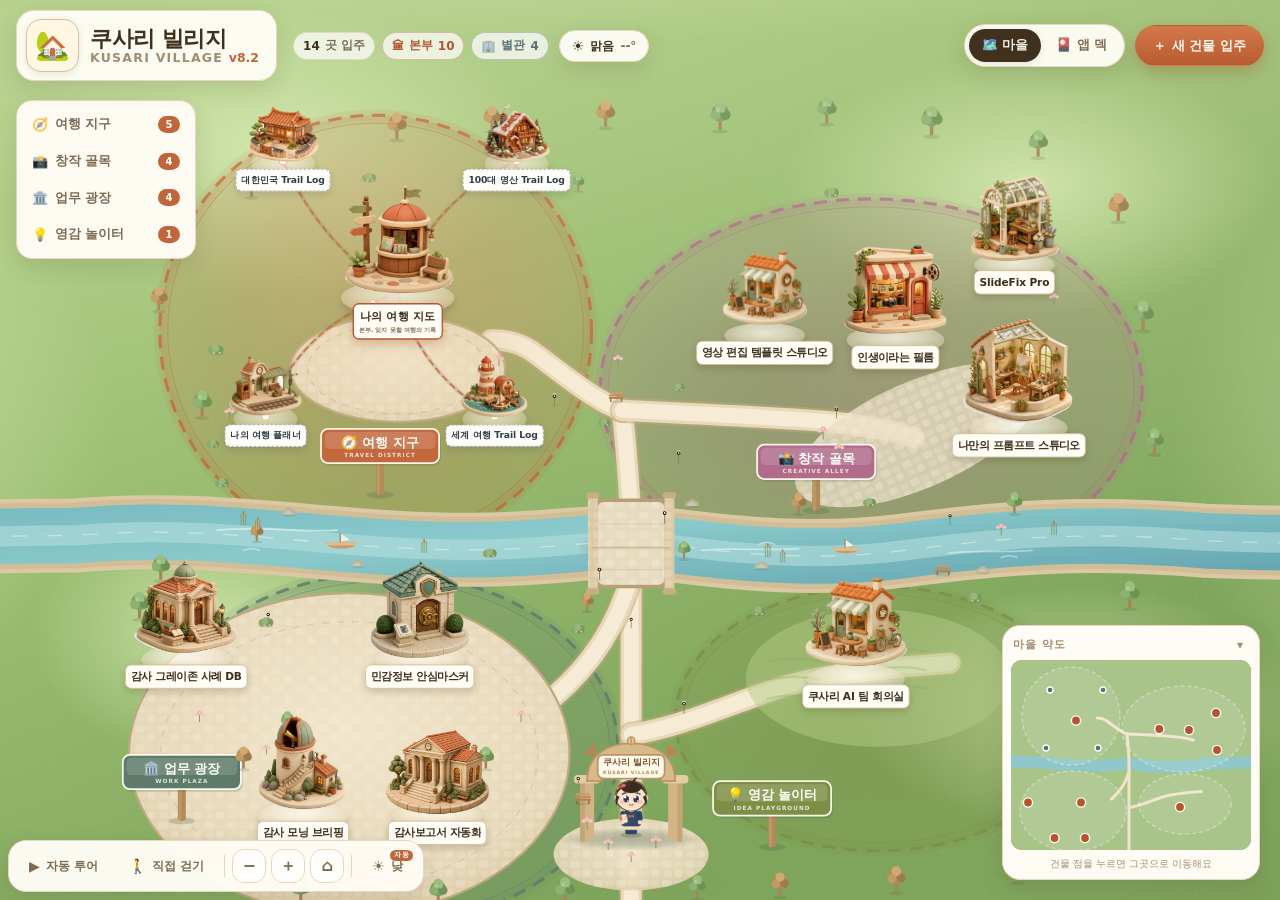
<file: index.html>
<!DOCTYPE html>
<html lang="ko" data-theme="day" data-mode="browse" data-weather="clear">
<head>
<meta charset="UTF-8" />
<meta name="viewport" content="width=device-width, initial-scale=1, viewport-fit=cover" />
<title>쿠사리 빌리지 v8 · Kusari Village | 내 사이트들이 모여 사는 2.5D 마을</title>
<meta name="description" content="쿠사리님이 만든 웹앱 14곳이 하나의 2.5D 마을에 모여 삽니다. 여행 지구·창작 골목·업무 광장·영감 놀이터가 한눈에 펼쳐지고, 건물을 누르면 그 사이트로 바로 이동합니다." />
<meta name="theme-color" content="#8FB069" />
<meta property="og:type" content="website" />
<meta property="og:title" content="쿠사리 빌리지 v8 · Kusari Village" />
<meta property="og:description" content="내 사이트들이 모여 사는 2.5D 마을. 본부와 별관의 계층, 낮·노을·밤 그리고 지금 이곳의 날씨까지 지도 위에서 한눈에." />
<link rel="icon" href="data:image/svg+xml,%3Csvg xmlns='http://www.w3.org/2000/svg' viewBox='0 0 100 100'%3E%3Ctext y='.9em' font-size='88'%3E%F0%9F%8F%A1%3C/text%3E%3C/svg%3E" />
<link rel="stylesheet" href="assets/css/style.css" />
</head>
<body>

<!-- ── 장식용 SVG 스프라이트 (나무·꽃·가로등·의자·바위·갈대·배) ───────── -->
<svg class="sprite" aria-hidden="true" focusable="false" width="0" height="0">
  <defs>
    <symbol id="s-tree" viewBox="0 0 64 84">
      <ellipse cx="32" cy="79" rx="19" ry="5" fill="#4A5C33" opacity=".18"/>
      <rect x="28" y="48" width="8" height="28" rx="4" fill="#A9835E"/>
      <circle cx="32" cy="34" r="21" fill="#7DA063"/>
      <circle cx="20" cy="40" r="12" fill="#8DB073"/>
      <circle cx="45" cy="39" r="12" fill="#6E9155"/>
      <circle cx="32" cy="21" r="13" fill="#9ABE7E"/>
      <circle cx="27" cy="27" r="5" fill="#B2D096" opacity=".85"/>
      <circle cx="40" cy="30" r="4" fill="#A6C88A" opacity=".7"/>
    </symbol>
    <symbol id="s-tree--warm" viewBox="0 0 64 84">
      <ellipse cx="32" cy="79" rx="19" ry="5" fill="#4A5C33" opacity=".18"/>
      <rect x="28" y="48" width="8" height="28" rx="4" fill="#A9835E"/>
      <circle cx="32" cy="34" r="21" fill="#B08A57"/>
      <circle cx="20" cy="40" r="12" fill="#C49A62"/>
      <circle cx="45" cy="39" r="12" fill="#9C7A4C"/>
      <circle cx="32" cy="21" r="13" fill="#D0A870"/>
    </symbol>
    <symbol id="s-bush" viewBox="0 0 64 44">
      <ellipse cx="32" cy="39" rx="19" ry="4" fill="#4A5C33" opacity=".16"/>
      <circle cx="20" cy="29" r="12" fill="#87A96C"/>
      <circle cx="40" cy="28" r="13" fill="#76995B"/>
      <circle cx="30" cy="23" r="11" fill="#96B77A"/>
      <circle cx="25" cy="37" r="3" fill="#E9B7A4"/>
      <circle cx="42" cy="36" r="3" fill="#F0C7B4"/>
    </symbol>
    <symbol id="s-flower" viewBox="0 0 40 44">
      <path d="M20 44V24" stroke="#7DA063" stroke-width="2.8" stroke-linecap="round"/>
      <circle cx="20" cy="18" r="6.6" fill="#EEAEB4"/>
      <circle cx="11" cy="22" r="4.8" fill="#F4C6CA"/>
      <circle cx="29" cy="22" r="4.8" fill="#F4C6CA"/>
      <circle cx="20" cy="18" r="2.8" fill="#F7D98C"/>
    </symbol>
    <symbol id="s-lamp" viewBox="0 0 44 84">
      <ellipse cx="22" cy="79" rx="10" ry="3.4" fill="#4A5C33" opacity=".18"/>
      <rect x="20" y="28" width="4" height="50" rx="2" fill="#8C7A62"/>
      <path d="M13 28h18l-3.4-9H16.4z" fill="#E4D3B6"/>
      <circle cx="22" cy="33" r="8" class="lamp-halo"/>
      <circle cx="22" cy="33" r="4.2" fill="#FFF4D2"/>
    </symbol>
    <symbol id="s-sign" viewBox="0 0 56 84">
      <ellipse cx="28" cy="79" rx="11" ry="3.6" fill="#4A5C33" opacity=".18"/>
      <rect x="25" y="24" width="6" height="54" rx="3" fill="#A9835E"/>
      <rect x="5" y="14" width="42" height="15" rx="4.5" fill="#F3E4C9" stroke="#C9AC80" stroke-width="1.6"/>
      <rect x="9" y="34" width="34" height="13" rx="4" fill="#E9D3AE"/>
      <circle cx="28" cy="43" r="2.4" fill="#B08A57"/>
    </symbol>
    <symbol id="s-bench" viewBox="0 0 64 44">
      <ellipse cx="32" cy="39" rx="22" ry="4" fill="#4A5C33" opacity=".16"/>
      <rect x="8" y="16" width="48" height="6" rx="3" fill="#C08D5E"/>
      <rect x="8" y="24" width="48" height="6" rx="3" fill="#B58050"/>
      <rect x="12" y="8" width="40" height="6" rx="3" fill="#C99B6C"/>
      <rect x="12" y="30" width="5" height="9" rx="2" fill="#8E6A45"/>
      <rect x="47" y="30" width="5" height="9" rx="2" fill="#8E6A45"/>
    </symbol>
    <symbol id="s-rock" viewBox="0 0 56 36">
      <ellipse cx="28" cy="32" rx="18" ry="3.4" fill="#4A5C33" opacity=".14"/>
      <path d="M8 30c-2-8 4-13 10-13 3-6 13-7 17-1 7 1 11 7 8 14z" fill="#B9B59E"/>
      <path d="M14 29c-1-5 3-8 7-8 2-3 8-3 10 0 4 1 6 5 4 8z" fill="#CBC7B1"/>
    </symbol>
    <symbol id="s-reed" viewBox="0 0 40 60">
      <path d="M20 58V18M12 58V28M28 58V26" stroke="#7C8F55" stroke-width="2.4" stroke-linecap="round"/>
      <ellipse cx="20" cy="15" rx="3.4" ry="7" fill="#A08A5E"/>
      <ellipse cx="12" cy="25" rx="3" ry="6" fill="#B09868"/>
      <ellipse cx="28" cy="23" rx="3" ry="6" fill="#B09868"/>
    </symbol>
    <symbol id="s-boat" viewBox="0 0 80 44">
      <path d="M4 28h72c-6 12-20 14-36 14S10 40 4 28z" fill="#C99A6A"/>
      <path d="M4 28h72c-2 3-4 5-6 7H10c-2-2-4-4-6-7z" fill="#E2BC8B"/>
      <rect x="36" y="6" width="3" height="22" fill="#A9835E"/>
      <path d="M39 8l20 14-20 4z" fill="#F6EEDC"/>
    </symbol>
    <symbol id="s-cloud" viewBox="0 0 140 56">
      <ellipse cx="50" cy="40" rx="38" ry="15" fill="#fff"/>
      <ellipse cx="80" cy="31" rx="30" ry="19" fill="#fff"/>
      <ellipse cx="104" cy="41" rx="28" ry="13" fill="#fff"/>
    </symbol>
  </defs>
</svg>

<!-- ══════════════════════════════════════════════════════════════
     2.5D 마을 지도 (풀스크린)
     ══════════════════════════════════════════════════════════════ -->
<div class="stage" id="stage" aria-label="쿠사리 빌리지 마을 지도">
  <div class="world" id="world">
    <svg class="terrain" id="terrain" viewBox="-1400 -1100 5200 3860" aria-hidden="true" focusable="false"></svg>
    <div class="world__stars" aria-hidden="true"></div>
    <div class="sun" aria-hidden="true"></div>
    <svg class="links" id="links" viewBox="0 0 2400 1900" aria-hidden="true" focusable="false"></svg>
    <div class="blds" id="blds"></div>
    <div class="avatar" id="avatar" aria-hidden="true">
      <div class="avatar__inner">
        <!-- 2등장(치비) 비서 — 큰 눈·볼터치·수첩·리본, 걷기 다리 애니메이션(.av-leg) 유지 -->
        <svg viewBox="0 0 64 84" width="64" height="84" aria-hidden="true" focusable="false">
          <defs><clipPath id="avHeadClip"><circle cx="32" cy="27.4" r="20"/></clipPath></defs>
          <ellipse cx="32" cy="79.4" rx="14.5" ry="3.6" fill="#33422A" opacity=".26"/>
          <g class="av-leg av-leg--l">
            <rect x="25.4" y="63" width="6.6" height="12.6" rx="3.3" fill="#F8DCC1"/>
            <path d="M24.2 72.6h9v2.6a3.4 3.4 0 0 1-3.4 3.4h-2.2a3.4 3.4 0 0 1-3.4-3.4z" fill="#2E4462"/>
          </g>
          <g class="av-leg av-leg--r">
            <rect x="32" y="63" width="6.6" height="12.6" rx="3.3" fill="#F8DCC1"/>
            <path d="M30.8 72.6h9v2.6a3.4 3.4 0 0 1-3.4 3.4h-2.2a3.4 3.4 0 0 1-3.4-3.4z" fill="#2E4462"/>
          </g>
          <path d="M32 44.6c6.1 0 10.4 3.3 11.4 8.9l1.7 10.2c.4 2.2-1.3 4.1-3.5 4.1H22.4c-2.2 0-3.9-1.9-3.5-4.1l1.7-10.2c1-5.6 5.3-8.9 11.4-8.9z" fill="#31496A"/>
          <path d="M27.2 45.2c1 2.3 2.8 3.8 4.8 3.8s3.8-1.5 4.8-3.8c-1.6-.5-3.2-.8-4.8-.8s-3.2.3-4.8.8z" fill="#FFFDF8"/>
          <path d="M32 54.3l-3.4-2.3v4.6z" fill="#E4725F"/>
          <path d="M32 54.3l3.4-2.3v4.6z" fill="#E4725F"/>
          <circle cx="32" cy="54.4" r="1.55" fill="#C85347"/>
          <rect x="17.4" y="47.2" width="6.2" height="14" rx="3.1" fill="#2B4160" transform="rotate(8 20.5 54)"/>
          <rect x="40.4" y="47.2" width="6.2" height="14" rx="3.1" fill="#2B4160" transform="rotate(-8 43.5 54)"/>
          <g transform="rotate(-13 22.4 58)">
            <rect x="17.4" y="52.2" width="9.4" height="11.2" rx="1.7" fill="#FFF7E6" stroke="#C6A275" stroke-width="1.2"/>
            <rect x="17.4" y="52.2" width="3.1" height="11.2" rx="1.5" fill="#E2795F"/>
            <path d="M22.6 56h2.6M22.6 59h2.6" stroke="#C6A275" stroke-width="1" stroke-linecap="round"/>
          </g>
          <circle cx="20.4" cy="62.4" r="2.9" fill="#F8DCC1"/>
          <circle cx="43.6" cy="62.4" r="2.9" fill="#F8DCC1"/>
          <circle cx="32" cy="27.4" r="21" fill="#3D2B21"/>
          <circle cx="13" cy="30" r="3.4" fill="#F7D6B8"/>
          <circle cx="51" cy="30" r="3.4" fill="#F7D6B8"/>
          <circle cx="32" cy="27.4" r="20" fill="#FCE2C8"/>
          <path d="M21.4 24.6c1.5-1.1 3.5-1.1 5 0" stroke="#6B4A34" stroke-width="1.1" fill="none" stroke-linecap="round" opacity=".5"/>
          <path d="M37.6 24.6c1.5-1.1 3.5-1.1 5 0" stroke="#6B4A34" stroke-width="1.1" fill="none" stroke-linecap="round" opacity=".5"/>
          <ellipse cx="25.2" cy="31" rx="4.8" ry="5.6" fill="#FFFCF6"/>
          <ellipse cx="38.8" cy="31" rx="4.8" ry="5.6" fill="#FFFCF6"/>
          <ellipse cx="25.4" cy="31.7" rx="3.7" ry="4.5" fill="#3A2E46"/>
          <ellipse cx="38.6" cy="31.7" rx="3.7" ry="4.5" fill="#3A2E46"/>
          <circle cx="24" cy="29.2" r="1.7" fill="#FFFFFF"/>
          <circle cx="37.2" cy="29.2" r="1.7" fill="#FFFFFF"/>
          <circle cx="27.2" cy="34.2" r="1" fill="#FFFFFF" opacity=".9"/>
          <circle cx="40.4" cy="34.2" r="1" fill="#FFFFFF" opacity=".9"/>
          <path d="M20.4 25.2c1.4-1 2.8-1.5 4.2-1.6" stroke="#3A2E46" stroke-width="1.6" fill="none" stroke-linecap="round"/>
          <path d="M43.6 25.2c-1.4-1-2.8-1.5-4.2-1.6" stroke="#3A2E46" stroke-width="1.6" fill="none" stroke-linecap="round"/>
          <ellipse cx="20.6" cy="35.6" rx="3.6" ry="2.4" fill="#F5A79C" opacity=".6"/>
          <ellipse cx="43.4" cy="35.6" rx="3.6" ry="2.4" fill="#F5A79C" opacity=".6"/>
          <path d="M29.6 38.6c1.5 1.9 3.3 1.9 4.8 0" stroke="#B4674F" stroke-width="1.5" fill="none" stroke-linecap="round"/>
          <g clip-path="url(#avHeadClip)">
            <path d="M11.4 29c0-12.2 9.2-21.4 20.6-21.4S52.6 16.8 52.6 29c-2.2-5.6-4.7-8.9-7.4-10.9-2.3 3.6-6.8 5.7-13.2 5.7s-10.9-2.1-13.2-5.7C16.1 20.1 13.6 23.4 11.4 29z" fill="#3D2B21"/>
            <path d="M19.6 15.2c3.2-2.4 7.4-3.6 11.6-3.6" stroke="#5C4433" stroke-width="1.7" fill="none" stroke-linecap="round" opacity=".5"/>
          </g>
          <path d="M12.4 26.6c-1.9 4.6-1.6 9.6.2 13.8.9-4.9 2.3-8.8 4.1-11.6z" fill="#3D2B21"/>
          <path d="M51.6 26.6c1.9 4.6 1.6 9.6-.2 13.8-.9-4.9-2.3-8.8-4.1-11.6z" fill="#3D2B21"/>
          <path d="M33.8 8.4c1.1-3.3 3.4-5.2 6-5.7-1.6 1.7-2.5 3.4-2.7 5.2z" fill="#3D2B21"/>
          <g transform="translate(17.8 15.6) rotate(-20)">
            <path d="M0 0c-3.4-3-7.2-3.2-7.2-.1 0 2.9 3.6 3.2 7.2.1z" fill="#E4725F"/>
            <path d="M0 0c3.4-3 7.2-3.2 7.2-.1 0 2.9-3.6 3.2-7.2.1z" fill="#E4725F"/>
            <circle r="1.8" fill="#C85347"/>
          </g>
        </svg>
      </div>
    </div>
    <div class="world__sunset" aria-hidden="true"></div>
    <div class="world__night" aria-hidden="true"></div>
    <div class="world__moon" aria-hidden="true"></div>
    <div class="world__weather" aria-hidden="true"></div>
    <div class="world__glow" aria-hidden="true"></div>
    <div class="fireflies" aria-hidden="true"></div>
  </div>
  <div class="stage__vignette" aria-hidden="true"></div>
  <canvas class="fx" id="fxCanvas" aria-hidden="true"></canvas>
</div>

<!-- ── 상단 바 ─────────────────────────────────────────────── -->
<header class="topbar">
  <a class="brand" href="#" data-home aria-label="쿠사리 빌리지 전체 보기">
    <span class="brand__mark" aria-hidden="true">🏡</span>
    <span class="brand__text">
      <strong>쿠사리 빌리지</strong>
      <small>KUSARI VILLAGE <b>v8.2</b></small>
    </span>
  </a>

  <div class="topbar__mid" role="group" aria-label="마을 요약">
    <span class="pill"><b id="sumSites">0</b>곳 입주</span>
    <span class="pill pill--t1"><i aria-hidden="true">🏛</i>본부 <b id="sumT1">0</b></span>
    <span class="pill pill--t2"><i aria-hidden="true">🏢</i>별관 <b id="sumT2">0</b></span>
  </div>

  <button type="button" class="wxchip" id="wxChip" aria-live="polite">
    <span class="wxchip__ico" id="wxIco" aria-hidden="true">☀️</span>
    <span class="wxchip__txt" id="wxTxt">맑음</span>
    <span class="wxchip__temp" id="wxTemp">--°</span>
  </button>

  <div class="topbar__right">
    <div class="segmented" role="group" aria-label="보기 방식">
      <button type="button" class="segmented__btn is-active" data-view="map" aria-pressed="true">🗺️ <span>마을</span></button>
      <button type="button" class="segmented__btn" data-view="deck" aria-pressed="false">🎴 <span>앱 덱</span></button>
    </div>
    <button type="button" class="btn btn--primary" id="addBtn">
      <span aria-hidden="true">＋</span> <span class="btn__label">새 건물 입주</span>
    </button>
  </div>
</header>

<!-- ── 지구 안내 칩 ────────────────────────────────────────── -->
<nav class="hud" id="districtChips" aria-label="지구 바로가기"></nav>

<!-- ── 마을 조작 도크 ──────────────────────────────────────── -->
<div class="dock" role="group" aria-label="마을 조작">
  <button type="button" class="dock__btn" id="tourBtn" aria-pressed="false">
    <span class="dock__ico" aria-hidden="true">▶</span>
    <span class="dock__label">자동 투어</span>
  </button>
  <button type="button" class="dock__btn" id="walkBtn" aria-pressed="false">
    <span class="dock__ico" aria-hidden="true">🚶</span>
    <span class="dock__label">직접 걷기</span>
  </button>
  <span class="dock__sep" aria-hidden="true"></span>
  <button type="button" class="dock__btn dock__btn--round" id="zoomOut" aria-label="축소">−</button>
  <button type="button" class="dock__btn dock__btn--round" id="zoomIn" aria-label="확대">＋</button>
  <button type="button" class="dock__btn dock__btn--round" id="zoomFit" aria-label="마을 전체 보기" title="마을 전체 보기">⌂</button>
  <span class="dock__sep" aria-hidden="true"></span>
  <button type="button" class="dock__btn dock__btn--time" id="themeBtn" aria-pressed="false" title="낮 → 노을 → 밤 → 자동">
    <span class="dock__ico" id="themeIco" aria-hidden="true">☀️</span>
    <span class="dock__label" id="themeLabel">낮</span>
    <span class="dock__auto" id="themeAuto">자동</span>
  </button>
</div>

<!-- ── 미니맵 ──────────────────────────────────────────────── -->
<aside class="minimap" id="minimap" aria-label="마을 미니맵">
  <div class="minimap__head">
    <span class="minimap__title">마을 약도</span>
    <button type="button" class="minimap__fold" id="minimapFold" aria-pressed="false" aria-label="미니맵 접기">▾</button>
  </div>
  <div class="minimap__body">
    <svg id="minimapSvg" viewBox="0 0 2400 1900" role="img" aria-label="마을 전체 약도, 건물을 누르면 그곳으로 이동합니다"></svg>
    <p class="minimap__hint">건물 점을 누르면 그곳으로 이동해요</p>
  </div>
</aside>

<!-- ── 투어 자막 ───────────────────────────────────────────── -->
<div class="tourcap" id="tourCap" hidden>
  <div class="tourcap__bar">
    <span class="tourcap__step" id="tourStep">1 / 8</span>
    <span class="tourcap__state" id="tourState" hidden>🚶 안내 중</span>
    <span class="tourcap__dots" id="tourDots"></span>
  </div>
  <p class="tourcap__title" id="tourTitle"></p>
  <p class="tourcap__desc" id="tourDesc"></p>
  <div class="tourcap__foot">
    <div class="tourcap__nav">
      <button type="button" class="btn btn--quiet btn--sm" id="tourPrev">◀ 이전</button>
      <button type="button" class="btn btn--quiet btn--sm" id="tourNext">다음 ▶</button>
    </div>
    <div class="tourcap__acts">
      <button type="button" class="btn btn--quiet btn--sm" id="tourStop">■ 정지</button>
      <button type="button" class="btn btn--soft btn--sm" id="tourOpen">사이트 열기 ↗</button>
    </div>
  </div>
</div>

<!-- ── 걷기 모드 안내 + 조이스틱 ───────────────────────────── -->
<div class="walkhint" id="walkHint" hidden>
  <span aria-hidden="true">🚶</span> <span id="walkHintText">방향키·WASD·조이스틱으로 걷기 · 건물 앞에서 <b>Enter</b></span>
  <button type="button" class="btn btn--soft btn--sm" id="walkEnterBtn" hidden>들어가기</button>
  <button type="button" class="linkbtn" id="walkExit">나가기</button>
</div>
<div class="joy" id="joy" hidden aria-label="이동 조이스틱">
  <span class="joy__base"><span class="joy__knob" id="joyKnob"></span></span>
</div>

<!-- ── 첫 방문 안내 ────────────────────────────────────────── -->
<div class="coach" id="coach" hidden>
  <p><b>2.5D 마을</b>이 열렸어요. 끌어서 둘러보고, 건물을 누르면 그 사이트로 바로 이동합니다.</p>
  <div class="coach__acts">
    <button type="button" class="btn btn--soft btn--sm" id="coachTour">▶ 자동 투어로 둘러보기</button>
    <button type="button" class="btn btn--quiet btn--sm" data-close-coach>그냥 볼래요</button>
  </div>
</div>

<!-- ══════════════════════════════════════════════════════════════
     앱 덱 (계층 목록 · #work)
     ══════════════════════════════════════════════════════════════ -->
<main class="deckview" id="work" hidden>
  <div class="wrap">
    <header class="deckview__head">
      <p class="eyebrow">SITE DIRECTORY</p>
      <h1 class="deckview__title">마을 사이트 목록</h1>
      <p class="deckview__lead">
        대등한 <b id="leadSites">10</b>개 나열이 아니라 <b>본부 <span id="leadT1">6</span>곳</b>이 중심이고, <b>나의 여행 지도</b> 아래에
        <b>별관 <span id="leadT2">4</span>곳</b>이 매달려 있어요. 카드의 <b>열기</b>는 우리 앱이면 이 탭에서, 노션 같은 바깥 사이트면 새 탭에서 열리고, 소개는 <b>정보</b> 버튼에서 봅니다.
      </p>
      <div class="depthkey">
        <span class="depthkey__item depthkey__item--1"><i>본</i> 본부 · 독립 사이트 <b id="keyT1">0</b></span>
        <span class="depthkey__arrow" aria-hidden="true">└─</span>
        <span class="depthkey__item depthkey__item--2"><i>별</i> 별관 · 본부 하위 연결 <b id="keyT2">0</b></span>
      </div>
    </header>

    <div class="deckbar">
      <div class="chips" role="group" aria-label="지구 필터" id="filterChips"></div>
      <label class="search">
        <span class="search__icon" aria-hidden="true">🔍</span>
        <input type="search" id="searchInput" placeholder="사이트 이름·설명·태그로 찾기" autocomplete="off" aria-label="사이트 검색" />
        <button type="button" class="search__clear" id="searchClear" aria-label="검색어 지우기" hidden>✕</button>
      </label>
    </div>

    <div class="deck" id="deckGrid"></div>

    <div class="empty" id="deckEmpty" hidden>
      <span class="empty__mark" aria-hidden="true">🌾</span>
      <p class="empty__title">이 자리에는 아직 아무도 살지 않아요</p>
      <p class="empty__desc">다른 지구를 골라 보거나, 새 건물을 입주시켜 보세요.</p>
      <button type="button" class="btn btn--primary" data-action="add">＋ 새 건물 입주</button>
    </div>

    <footer class="deckfoot">
      <p><span aria-hidden="true">💡</span> 기본 명단은 <code>data/sites.js</code> 의 <code>sites</code> 배열에서 고칠 수 있어요.</p>
      <button type="button" class="linkbtn" id="exportBtn">📋 JSON 내보내기</button>
    </footer>
  </div>
</main>



<!-- ── 건물 상세 시트 ───────────────────────────────────────── -->
<div class="modal" id="detailModal" hidden>
  <div class="modal__backdrop" data-close></div>
  <div class="sheet sheet--detail" role="dialog" aria-modal="true" aria-labelledby="detailTitle" tabindex="-1">
    <button type="button" class="sheet__close" data-close aria-label="닫기">✕</button>
    <div class="sheet__media">
      <img class="sheet__img" id="detailImg" src="assets/buildings/travel-hub.webp" alt="" />
      <span class="sheet__district" id="detailDistrict"></span>
      <span class="sheet__tier" id="detailTier"></span>
      <span class="sheet__pin" id="detailPin" hidden>⭐ 즐겨찾기</span>
    </div>
    <div class="sheet__body">
      <p class="sheet__kicker" id="detailBuilding"></p>
      <h2 class="sheet__title" id="detailTitle"></h2>
      <p class="sheet__desc" id="detailDesc"></p>
      <ul class="tags" id="detailTags" role="list"></ul>

      <div class="depthbox" id="detailDepth"></div>

      <p class="sheet__url"><a id="detailUrl" href="#"></a></p>

      <div class="sheet__actions">
        <a class="btn btn--primary" id="detailOpen" href="#">🚀 사이트 열기</a>
        <a class="btn btn--ghost" id="detailRepo" href="#" target="_blank" rel="noopener">GitHub ↗</a>
        <button type="button" class="btn btn--ghost" id="detailFav" aria-pressed="false">⭐ 즐겨찾기</button>
      </div>

      <div class="sheet__manage" id="detailManage" hidden></div>
    </div>
  </div>
</div>

<!-- ── 입주 / 수정 폼 ───────────────────────────────────────── -->
<div class="modal" id="formModal" hidden>
  <div class="modal__backdrop" data-close></div>
  <div class="sheet sheet--form" role="dialog" aria-modal="true" aria-labelledby="formTitle" tabindex="-1">
    <button type="button" class="sheet__close" data-close aria-label="닫기">✕</button>
    <form id="siteForm" novalidate>
      <header class="form__head">
        <p class="form__eyebrow" id="formEyebrow">NEW SITE</p>
        <h2 class="form__title" id="formTitle">새 건물 입주</h2>
        <p class="form__lead">주소만 넣어도 바로 마을에 세워져요. 계층과 건물 모양을 골라 주세요.</p>
      </header>

      <div class="form__grid">
        <label class="field field--wide">
          <span class="field__label">사이트 이름 <b>*</b></span>
          <input type="text" id="fName" name="name" placeholder="예) 나의 독서 기록장" maxlength="40" required />
        </label>

        <label class="field field--wide">
          <span class="field__label">주소 (URL) <b>*</b></span>
          <input type="text" id="fUrl" name="url" placeholder="https://example.vercel.app/" inputmode="url" required />
          <span class="field__hint" id="urlHint">https:// 는 자동으로 붙여 드려요.</span>
        </label>

        <label class="field field--wide">
          <span class="field__label">한 줄 소개</span>
          <textarea id="fDesc" name="desc" rows="2" maxlength="120" placeholder="이 사이트로 무엇을 하는지 짧게 적어 주세요."></textarea>
        </label>

        <label class="field field--wide">
          <span class="field__label">태그 <small>(쉼표로 구분 · 최대 4개)</small></span>
          <input type="text" id="fTags" name="tags" placeholder="예) 독서, 기록" />
        </label>

        <fieldset class="field field--wide">
          <legend class="field__label">사이트 계층 <b>*</b></legend>
          <div class="tierpick" id="tierPick">
            <label class="tiercard" data-tier="1">
              <input type="radio" name="tier" value="1" checked />
              <i aria-hidden="true">본</i>
              <strong>본부 · 독립 사이트</strong>
              <span>큰 부지에 당당하게 서는 독립 사이트 (새 본부가 될 수도 있어요)</span>
            </label>
            <label class="tiercard" data-tier="2">
              <input type="radio" name="tier" value="2" />
              <i aria-hidden="true">별</i>
              <strong>별관 · 본부 하위 연결</strong>
              <span>기존 본부 옆 위성 부지에 오솔길로 이어져 배치됩니다</span>
            </label>
          </div>
        </fieldset>

        <div class="field field--wide parentpick" id="parentPick" hidden>
          <label class="field__label" for="fParent">상위 본부 <b>*</b></label>
          <select id="fParent"></select>
          <span class="field__hint">별관은 상위 본부의 지구를 따라가고, 본부와 곡선 오솔길로 연결돼요.</span>
        </div>

        <fieldset class="field field--wide" id="districtField">
          <legend class="field__label">입주할 지구</legend>
          <div class="pickrow" id="districtPick"></div>
        </fieldset>

        <fieldset class="field field--wide">
          <legend class="field__label">건물 모양 <small>(13종)</small></legend>
          <div class="buildingpick" id="buildingPick"></div>
        </fieldset>

        <p class="form__error" id="formError" role="alert" hidden></p>
      </div>

      <div class="form__foot">
        <button type="button" class="linkbtn form__export" id="formExportBtn">📋 JSON 내보내기</button>
        <button type="button" class="btn btn--quiet" data-close>취소</button>
        <button type="submit" class="btn btn--primary" id="formSubmit">입주시키기</button>
      </div>
    </form>
  </div>
</div>

<div class="toast" id="toast" role="status" aria-live="polite" hidden></div>

<script src="data/sites.js"></script>
<script src="assets/js/app.js"></script>
</body>
</html>
</file>
<file: assets/css/style.css>
/* ============================================================
   🏡 쿠사리 빌리지 v6 — 2.5D 마을 · 본부/별관 계층
   풀스크린 초록 마을 · 낮/노을/밤 · 실시간 날씨 · 세로 지구 바 · 걷는 투어
   ── v3 원칙 (안드로이드 GPU 합성 버그 차단) ──
   ① 지도 레이어 안에는 filter / backdrop-filter / mix-blend-mode / will-change 를 쓰지 않는다
   ② 명패·말풍선은 지도 좌표계 크기로 그린다 (역스케일 transform 으로 별도 레이어를 만들지 않는다)
   ③ 지도 밖으로 베이지색 배경이 드러나지 않도록 카메라는 cover 로 클램핑한다
   ============================================================ */

/* ── 1. 기본 토큰 ─────────────────────────────────────────── */
:root{
  --paper:#FAF4E7;
  --paper-2:#F3EAD6;
  --ink:#40311F;
  --ink-soft:#7C6A52;
  --ink-mute:#A08D72;
  --line:#E6D8BF;
  --line-strong:#D3BF9E;
  --accent:#C1663B;
  --accent-soft:#F7E3D0;
  --t1:#B4552F;
  --t2:#5B6E7A;
  --t2-soft:#E8EDF0;
  --shadow-s:0 2px 6px rgba(74,55,32,.10);
  --shadow-m:0 8px 22px rgba(74,55,32,.14);
  --shadow-l:0 22px 48px rgba(60,44,26,.22);
  --r-s:10px; --r-m:16px; --r-l:24px; --r-xl:32px;
  --topbar-h:64px;
  --stage-bg-1:#9CBE74;
  --stage-bg-2:#7FA55C;
  --map-bg:#8FB069;
  --card:#FFFDF7;
  --card-flat:#FFFFFF;
  --card-soft:rgba(255,255,255,.75);
  --card-hub:linear-gradient(180deg,#FFFDF7 0%,#FCF4E4 100%);
  --thumb:linear-gradient(180deg,#FBF3E4,#EFE3CD);
  --panel:linear-gradient(180deg,#FFFCF5,#F7EFDF);
  --panel-hub:linear-gradient(180deg,#FFF9EE,#FBEFDD);
  --deck-bg:radial-gradient(120% 60% at 50% 0%, #FDF8EC 0%, var(--paper) 60%);
  --field:#FFFDF7;
  --font:-apple-system,BlinkMacSystemFont,"Apple SD Gothic Neo","Pretendard","Noto Sans KR","Malgun Gothic","맑은 고딕",system-ui,sans-serif;
  --z-ui:100;
}

html[data-theme="sunset"]{
  --paper:#2B2337;
  --paper-2:#3A2E48;
  --ink:#F7E9D6;
  --ink-soft:#D5BFD2;
  --ink-mute:#A991A8;
  --line:#51405C;
  --line-strong:#6B5679;
  --accent:#F0A46A;
  --accent-soft:#4A3350;
  --t1:#F2A473;
  --t2:#A9C0D2;
  --t2-soft:#3B3348;
  --card:#352B44;
  --card-flat:#3A2F4A;
  --card-soft:rgba(255,255,255,.06);
  --card-hub:linear-gradient(180deg,#3A2F4A 0%,#332A44 100%);
  --thumb:linear-gradient(180deg,#41354F,#2E2440);
  --panel:linear-gradient(180deg,#382D48,#31273F);
  --panel-hub:linear-gradient(180deg,#3C3049,#342942);
  --deck-bg:radial-gradient(120% 60% at 50% 0%, #342A46 0%, var(--paper) 60%);
  --field:#3A2F4A;
  --stage-bg-1:#3B2C4C;
  --stage-bg-2:#241C30;
  --shadow-s:0 2px 8px rgba(0,0,0,.35);
  --shadow-m:0 10px 26px rgba(0,0,0,.40);
  --shadow-l:0 24px 52px rgba(0,0,0,.50);
}

*,*::before,*::after{box-sizing:border-box}
html,body{margin:0;padding:0}
html{-webkit-text-size-adjust:100%}
body{
  font-family:var(--font);
  color:var(--ink);
  background:var(--map-bg);
  -webkit-font-smoothing:antialiased;
  line-height:1.5;
  overflow:hidden;
}
body[data-view="deck"]{overflow:auto;background:var(--paper)}
img{max-width:100%;display:block}
button{font:inherit;color:inherit}
a{color:inherit}
.sprite{position:absolute;width:0;height:0;overflow:hidden}
:focus-visible{outline:3px solid #4F8AB8;outline-offset:2px;border-radius:6px}

/* ── 2. 무대 · 카메라 · 마을 대지 ─────────────────────────── */
.stage{
  position:fixed; inset:0; z-index:1;
  overflow:hidden;
  background:#7FA55C;
  cursor:grab;
  touch-action:none;
}
.stage.is-dragging{cursor:grabbing}
.stage.is-walk{cursor:default}
/* 지도는 화면을 꽉 채우는 배경이다 — 둥근 판·테두리·바깥 그림자 없음 */
.world{
  position:absolute; left:0; top:0;
  width:2400px; height:1900px;
  transform-origin:0 0;
  background:#A8C489;
}
.links{position:absolute;inset:0;width:100%;height:100%;display:block}
/* 지형 SVG 는 마을(2400×1900) 바깥 들판까지 그린다 — 지도 경계가 보이지 않는다 */
.terrain{position:absolute;left:-1400px;top:-1100px;width:5200px;height:4100px;display:block}
.links{pointer-events:none}
.blds{position:absolute;inset:0}

/* 노을 틴트: 블렌드 모드 없이 반투명 그라디언트만 겹친다 */
.world__sunset{
  position:absolute;inset:-1100px -1400px;pointer-events:none;opacity:0;
  transition:opacity .7s ease;
  background:
    radial-gradient(864px 432px at 3416px 1200px, rgba(255,164,96,.20) 0%, rgba(255,120,78,.08) 44%, rgba(0,0,0,0) 70%),
    linear-gradient(180deg, rgba(255,128,74,.04) 0%, rgba(255,128,74,.10) 28.5%, rgba(150,86,136,.24) 37.1%, rgba(88,48,104,.42) 52.1%, rgba(14,9,28,.68) 71.5%, rgba(14,9,28,.76) 100%);
}
html[data-theme="sunset"] .world__sunset{opacity:1}
.stage__vignette{
  position:absolute;inset:0;pointer-events:none;
  background:radial-gradient(125% 105% at 50% 46%, rgba(0,0,0,0) 58%, rgba(40,52,24,.20) 100%);
}
html[data-theme="sunset"] .stage__vignette{
  background:radial-gradient(125% 105% at 50% 46%, rgba(0,0,0,0) 52%, rgba(10,6,18,.42) 100%);
}

/* ── 3. 건물 ─────────────────────────────────────────────── */
.bld{
  position:absolute;
  left:calc(var(--x) * 1px);
  top:calc(var(--y) * 1px);
  width:calc(var(--w) * 1px);
  transform:translate(-50%,-100%);
  border:0;padding:0;background:none;
  cursor:pointer;
  -webkit-tap-highlight-color:transparent;
  text-align:center;
}
.bld__pad{
  position:absolute; left:50%; top:100%;
  width:calc(var(--w) * .86px);
  height:calc(var(--w) * .27px);
  transform:translate(-50%,-50%);
  border-radius:50%;
  background:
    radial-gradient(ellipse at 50% 40%, rgba(255,253,244,.75) 0%, rgba(247,238,219,.62) 42%, rgba(228,212,183,.45) 74%, rgba(206,187,152,0) 100%);
  box-shadow:0 10px 18px rgba(62,48,28,.20);
  pointer-events:none;
}
.bld__pad::after{
  content:"";position:absolute;inset:14% 10%;border-radius:50%;
  border:2px dashed rgba(150,124,88,.28);
  opacity:.0;transition:opacity .25s ease;
}
.bld__img{
  position:relative;width:100%;height:auto;
  transition:transform .22s cubic-bezier(.2,.8,.3,1);
  user-select:none;-webkit-user-drag:none;
}
.bld:hover .bld__img,.bld:focus-visible .bld__img{transform:translateY(-8px) scale(1.015)}
.bld:hover .bld__pad::after{opacity:1}

/* tier 2 는 한 단계 아담하게 */
.bld[data-tier="2"] .bld__pad{height:calc(var(--w) * .38px);opacity:.85}

/* 명패 — 지도 좌표계 크기. 별도 합성 레이어를 만들지 않는다 */
.bld__plate{
  position:absolute; left:50%; top:100%;
  transform:translate(-50%, 12px);
  transform-origin:top center;
  display:flex;flex-direction:column;align-items:center;gap:2px;
  padding:8px 13px 9px;
  border-radius:14px;
  background:#FFFDF6;
  border:2px solid var(--line-strong);
  box-shadow:0 8px 18px rgba(64,48,26,.20);
  min-width:0;max-width:340px;
  white-space:nowrap;
  pointer-events:none;
}
.bld__name{
  font-size:23px;font-weight:800;color:#3D2E1D;letter-spacing:-.01em;
  max-width:320px;overflow:hidden;text-overflow:ellipsis;
}
.bld__role{font-size:14.5px;font-weight:600;color:#8A7458;letter-spacing:-.01em}
.bld__fav{
  position:absolute;left:-12px;top:-12px;width:36px;height:36px;border-radius:50%;
  display:grid;place-items:center;font-size:20px;
  background:#FFF7E2;border:2px solid #E7C97F;color:#C79A2B;
}

/* 2단계 명패는 점선 테두리 */
.bld[data-tier="2"] .bld__plate{
  background:#FFFDF9;
  border:2px dashed #9FB0BB;
  border-radius:13px;
  padding:7px 11px 8px;
  box-shadow:0 8px 16px rgba(50,60,70,.16);
}
.bld[data-tier="2"] .bld__name{font-size:20px;color:#2F3D46}
.bld[data-tier="2"] .bld__role{font-size:13.5px;color:#6C7F8C}

/* 클러스터 허브 표시 */
.bld[data-hub="true"] .bld__plate{
  border:3px solid var(--t1);
  box-shadow:0 10px 22px rgba(150,70,40,.26);
}
.bld[data-hub="true"] .bld__name{font-size:25px}

/* 투어 하이라이트 */
.bld--tour .bld__pad{box-shadow:0 0 0 4px rgba(255,236,180,.85), 0 0 34px 12px rgba(255,222,150,.65), 0 12px 22px rgba(62,48,28,.22)}
.bld--tour .bld__plate{border-color:#E08C3C;box-shadow:0 0 0 3px rgba(255,214,150,.8),0 8px 20px rgba(150,70,40,.3)}
.bld--tour .bld__img{transform:translateY(-6px)}

/* 말풍선 */
.bubble{
  position:absolute;left:50%;bottom:calc(100% + 10px);
  transform:translate(-50%,-4px);
  transform-origin:bottom center;
  background:#FFFCF2;color:#3D2E1D;
  border:3px solid #E0C79A;border-radius:18px;
  padding:9px 14px;font-size:19px;font-weight:700;line-height:1.35;
  box-shadow:0 10px 24px rgba(60,44,26,.24);
  white-space:nowrap;pointer-events:none;
  opacity:0;transition:opacity .18s ease, transform .18s ease;
  max-width:440px;
}
.bubble::after{
  content:"";position:absolute;left:50%;top:100%;transform:translateX(-50%);
  border:11px solid transparent;border-top-color:#E0C79A;
}
.bubble::before{
  content:"";position:absolute;left:50%;top:100%;transform:translateX(-50%) translateY(-2px);
  border:9px solid transparent;border-top-color:#FFFCF2;z-index:1;
}
.bld--tour .bubble{opacity:1;transform:translate(-50%,-12px)}
.bld--tour .bubble{background:#FFF8E4;border-color:#E7B96F}
/* 말풍선 없이 하이라이트만 (투어의 모든 정류장 · 본부/별관 공통) */
.bld--tour.bld--quiet .bubble{display:none}
/* 자동 투어 중에는 건물 위 말풍선을 일절 띄우지 않는다 (이중 안전장치) */
body.is-touring .bld .bubble{display:none}

/* 걷기 모드: 건물 앞 */
.bld--near .bubble{opacity:1;transform:translate(-50%,-16px);background:#EAF4FF;border-color:#8FBCE0}
.bld--near .bubble::after{border-top-color:#8FBCE0}
.bld--near .bubble::before{border-top-color:#EAF4FF}
.bld--near .bld__pad{box-shadow:0 0 0 5px rgba(150,200,240,.7), 0 12px 22px rgba(62,48,28,.22)}

/* ── 4. 아바타(걷기) ─────────────────────────────────────── */
.avatar{
  position:absolute;left:0;top:0;width:110px;height:144px;
  margin:-144px 0 0 -55px;
  opacity:1;pointer-events:none;
  transition:opacity .3s ease;
}
.avatar__inner{width:100%;height:100%;transform-origin:50% 100%}
.avatar svg{width:100%;height:100%;display:block}
.avatar.is-step .avatar__inner{animation:av-bob .34s ease-in-out infinite}
.avatar--flip .avatar__inner{transform:scaleX(-1)}
@keyframes av-bob{
  0%,100%{transform:translateY(0) rotate(-1.5deg)}
  50%{transform:translateY(-3px) rotate(1.5deg)}
}
.av-leg--l,.av-leg--r{transform-origin:50% 10%}
.avatar.is-step .av-leg--l{animation:av-leg .34s infinite alternate}
.avatar.is-step .av-leg--r{animation:av-leg .34s infinite alternate-reverse}
@keyframes av-leg{from{transform:rotate(-9deg)}to{transform:rotate(9deg)}}

/* ── 5. 상단 바 (지도 위에 떠 있는 플로팅 UI) ─────────────── */
.topbar{
  position:fixed;top:0;left:0;right:0;z-index:var(--z-ui);
  display:flex;align-items:center;gap:10px;
  padding:calc(10px + env(safe-area-inset-top)) 16px 10px;
  background:transparent;
  pointer-events:none;
}
.topbar > *{pointer-events:auto}
html[data-theme="sunset"] .topbar{background:transparent}
body[data-view="deck"] .topbar{
  height:var(--topbar-h);
  background:var(--paper);
  border-bottom:1px solid var(--line);
  padding:0 18px;
}
.brand{
  display:flex;align-items:center;gap:10px;text-decoration:none;flex:0 0 auto;
  background:rgba(255,253,247,.94);
  border:1.5px solid var(--line);
  border-radius:16px;
  padding:6px 14px 6px 7px;
  box-shadow:var(--shadow-m);
}
html[data-theme="sunset"] .brand{background:rgba(47,38,60,.94);border-color:var(--line)}
body[data-view="deck"] .brand{background:none;border:0;box-shadow:none;padding:0}
.brand__mark{
  width:38px;height:38px;border-radius:12px;display:grid;place-items:center;font-size:20px;
  background:#FFF6E3;
  border:1.5px solid var(--line-strong);
  box-shadow:var(--shadow-s);
}
.brand__text{display:flex;flex-direction:column;line-height:1.15}
.brand__text strong{font-size:16px;letter-spacing:-.02em;color:var(--ink)}
.brand__text small{font-size:9px;font-weight:800;letter-spacing:.14em;color:var(--ink-mute)}
.brand__text small b{color:var(--accent);letter-spacing:0}

.topbar__mid{display:flex;align-items:center;gap:7px;margin-left:6px;flex-wrap:nowrap;overflow:hidden}
.pill{
  display:inline-flex;align-items:center;gap:5px;
  font-size:11.5px;font-weight:700;color:var(--ink-soft);
  background:rgba(255,255,255,.72);border:1.4px solid var(--line);
  padding:4px 9px;border-radius:999px;white-space:nowrap;
}
html[data-theme="sunset"] .pill{background:rgba(255,255,255,.07)}
.pill b{color:var(--ink);font-size:12px}
.pill i{width:15px;height:15px;border-radius:50%;display:grid;place-items:center;font-size:9px;font-style:normal;font-weight:900;color:#fff;background:var(--t1)}
.pill--t2 i{background:var(--t2)}
.pill--t1{color:var(--t1);border-color:rgba(180,85,47,.35)}
.pill--t2{color:var(--t2);border-color:rgba(91,110,122,.35)}
.pill--t1 b{color:var(--t1)} .pill--t2 b{color:var(--t2)}

.topbar__right{margin-left:auto;display:flex;align-items:center;gap:10px;flex:0 0 auto}

.segmented{
  display:inline-flex;padding:4px;gap:2px;border-radius:999px;
  background:rgba(255,253,247,.94);border:1.5px solid var(--line);
  box-shadow:var(--shadow-m);
}
html[data-theme="sunset"] .segmented{background:rgba(47,38,60,.94);border-color:var(--line)}
.segmented__btn{
  border:0;background:none;cursor:pointer;
  font-size:12.5px;font-weight:700;color:var(--ink-soft);
  padding:7px 13px;border-radius:999px;transition:all .2s ease;white-space:nowrap;
}
.segmented__btn.is-active{background:var(--ink);color:var(--paper);box-shadow:var(--shadow-s)}
html[data-theme="sunset"] .segmented__btn.is-active{background:#F7E9D6;color:#2B2337}

.btn{
  display:inline-flex;align-items:center;justify-content:center;gap:6px;
  border:1.5px solid transparent;border-radius:999px;
  padding:10px 17px;font-size:13px;font-weight:800;cursor:pointer;
  text-decoration:none;transition:transform .16s ease, box-shadow .16s ease, background .16s ease;
  white-space:nowrap;
}
.btn:active{transform:translateY(1px)}
.btn--primary{background:linear-gradient(180deg,#D2794A,#B85B32);color:#FFF8EE;box-shadow:0 6px 16px rgba(160,70,36,.32)}
.btn--primary:hover{background:linear-gradient(180deg,#DE8556,#C06337)}
.btn--ghost{background:var(--card-flat);border-color:var(--line-strong);color:var(--ink)}
.btn--soft{background:var(--accent-soft);border-color:rgba(193,102,59,.35);color:#8F4726}
html[data-theme="sunset"] .btn--soft{color:#FFD2B0}
.btn--quiet{background:transparent;border-color:var(--line-strong);color:var(--ink-soft)}
.btn--danger{background:#FDECEA;border-color:#E7B4AE;color:#B4463A}
.btn--sm{padding:7px 12px;font-size:12px}
.btn__short{display:none}

/* ── 6. 지구 바 (간판 하단 좌측 세로 목록) ────────────────── */
.hud{
  position:fixed;top:calc(var(--topbar-h) + 8px);left:16px;
  z-index:calc(var(--z-ui) - 2);
  display:flex;flex-direction:column;gap:2px;align-items:stretch;
  width:180px;
  max-height:calc(100vh - var(--topbar-h) - 96px);
  padding:6px;border-radius:16px;
  background:rgba(255,252,245,.97);
  border:1.5px solid var(--line);
  box-shadow:var(--shadow-m);
  overflow-y:auto;overflow-x:hidden;scrollbar-width:none;
}
.hud::-webkit-scrollbar{display:none}
html[data-theme="sunset"] .hud{background:rgba(43,35,55,.97);border-color:var(--line)}
.hud__chip{
  border:0;background:none;cursor:pointer;
  display:flex;align-items:center;justify-content:space-between;gap:10px;
  width:100%;text-align:left;
  font-size:12.5px;font-weight:700;color:var(--ink-soft);
  padding:8px 9px;border-radius:10px;white-space:nowrap;
  transition:background .18s ease,color .18s ease;
}
.hud__label{display:flex;align-items:center;gap:7px;min-width:0}
.hud__ico{font-size:13px;line-height:1;flex:0 0 auto}
.hud__chip b{
  flex:0 0 auto;min-width:22px;text-align:center;
  font-size:10px;font-weight:800;color:#fff;background:var(--accent);
  border-radius:999px;padding:0 6px;line-height:1.7;
}
.hud__chip:hover{background:rgba(193,102,59,.12);color:var(--ink)}
.hud__chip.is-on{background:var(--ink);color:var(--paper)}
.hud__chip.is-on b{background:var(--paper);color:var(--ink)}

/* ── 7. 도크 ─────────────────────────────────────────────── */
.dock{
  position:fixed;left:20px;bottom:20px;z-index:var(--z-ui);
  display:flex;align-items:center;gap:5px;
  padding:7px;border-radius:18px;
  background:rgba(255,252,245,.97);
  border:1.5px solid var(--line);
  box-shadow:var(--shadow-m);
}
html[data-theme="sunset"] .dock{background:rgba(47,38,60,.97);border-color:var(--line)}
.dock__btn{
  display:inline-flex;align-items:center;gap:6px;
  border:1.5px solid transparent;background:transparent;cursor:pointer;
  padding:8px 12px;border-radius:12px;
  font-size:12px;font-weight:800;color:var(--ink-soft);
  transition:background .16s ease,color .16s ease;
}
.dock__btn:hover{background:rgba(193,102,59,.12);color:var(--ink)}
.dock__btn[aria-pressed="true"]{background:var(--ink);color:var(--paper)}
.dock__btn--round{width:34px;height:34px;padding:0;justify-content:center;font-size:16px;font-weight:700;background:rgba(255,255,255,.7);border-color:var(--line)}
html[data-theme="sunset"] .dock__btn--round{background:rgba(255,255,255,.08)}
.dock__ico{font-size:14px;line-height:1}
.dock__sep{width:1px;height:22px;background:var(--line);margin:0 2px}
body[data-mode="walk"] .dock{display:none}

/* ── 8. 미니맵 ───────────────────────────────────────────── */
.minimap{
  position:fixed;right:20px;bottom:20px;z-index:var(--z-ui);
  width:258px;
  background:#FFFCF5;
  border:1.5px solid var(--line);
  border-radius:18px;
  box-shadow:var(--shadow-m);
  overflow:hidden;
  transition:width .22s ease;
}
html[data-theme="sunset"] .minimap{background:#2F263C;border-color:var(--line)}
.minimap__head{display:flex;align-items:center;justify-content:space-between;padding:8px 10px 4px}
.minimap__title{font-size:10.5px;font-weight:900;letter-spacing:.1em;color:var(--ink-mute)}
.minimap__fold{border:0;background:none;cursor:pointer;font-size:12px;color:var(--ink-mute);padding:2px 6px;border-radius:6px}
.minimap__fold:hover{background:rgba(0,0,0,.05)}
.minimap__body{padding:0 8px 8px;position:relative}
/* 노을에는 약도도 어둑하게 */
.minimap__body::after{
  content:"";position:absolute;left:8px;right:8px;top:0;bottom:8px;border-radius:11px;
  background:rgba(24,14,44,0);transition:background .7s ease;pointer-events:none;
}
html[data-theme="sunset"] .minimap__body::after{background:rgba(24,14,44,.42)}
#minimapSvg{
  width:100%;height:auto;display:block;border-radius:11px;
  background:#A8C489;box-shadow:inset 0 0 0 1px rgba(90,70,40,.16);
  cursor:pointer;
}
.minimap__hint{margin:6px 2px 0;font-size:10px;color:var(--ink-mute);text-align:center}
.minimap.is-folded{width:132px}
.minimap.is-folded .minimap__body,.minimap.is-folded .minimap__hint{display:none}
.minimap.is-folded .minimap__fold{transform:rotate(180deg)}

/* 미니맵 SVG 내부 */
.mm-river{fill:none;stroke:#8FC7CA;stroke-width:120;stroke-linecap:round}
.mm-road{fill:none;stroke:#F0E3C8;stroke-width:30;stroke-linecap:round}
.mm-zone{fill:rgba(255,255,255,.10);stroke:rgba(255,255,255,.35);stroke-width:14;stroke-dasharray:40 30}
.mm-site{cursor:pointer}
.mm-site circle{stroke:#FFFDF5;stroke-width:14;transition:r .15s ease}
.mm-site:hover circle{r:44}
.mm-site text{font-size:52px;font-weight:900;fill:#FFFDF5;text-anchor:middle;dominant-baseline:central;font-family:var(--font)}
.mm-t1 circle{fill:#B4552F}
.mm-t2 circle{fill:#5B6E7A}
.mm-label{font-size:60px;font-weight:900;fill:rgba(255,255,255,.9);font-family:var(--font)}
.mm-view{fill:rgba(255,255,255,.16);stroke:#FFF6DF;stroke-width:16;cursor:grab}

/* ── 9. 투어 자막 ────────────────────────────────────────── */
.tourcap{
  position:fixed;left:50%;bottom:96px;transform:translateX(-50%);
  z-index:var(--z-ui);
  width:min(440px,calc(100vw - 40px));
  background:linear-gradient(180deg,rgba(255,252,245,.98),rgba(249,240,222,.98));
  border:1.6px solid #E2C79B;
  border-radius:20px;
  box-shadow:var(--shadow-l);
  padding:13px 16px 14px;
  animation:capIn .3s cubic-bezier(.2,.8,.3,1);
}
html[data-theme="sunset"] .tourcap{background:linear-gradient(180deg,rgba(58,46,72,.98),rgba(45,35,58,.98));border-color:#6B5679}
@keyframes capIn{from{opacity:0;transform:translate(-50%,14px)}to{opacity:1;transform:translate(-50%,0)}}
.tourcap__bar{display:flex;align-items:center;gap:8px;margin-bottom:6px}
.tourcap__step{font-size:10px;font-weight:900;letter-spacing:.1em;color:var(--ink-mute)}
.tourcap__state{
  font-size:9.5px;font-weight:900;letter-spacing:.06em;color:#8F4726;
  background:var(--accent-soft);border:1px solid rgba(193,102,59,.38);
  border-radius:999px;padding:1px 8px;white-space:nowrap;
}
html[data-theme="sunset"] .tourcap__state{color:#FFD2B0;border-color:rgba(240,164,106,.5)}
.tourcap__dots{display:flex;gap:4px;margin-left:auto}
.tourcap__dots i{width:6px;height:6px;border-radius:50%;background:var(--line-strong);transition:all .2s}
.tourcap__dots i.is-on{background:var(--accent);width:16px;border-radius:3px}
.tourcap__title{font-size:15.5px;font-weight:900;margin:0 0 3px;letter-spacing:-.02em}
.tourcap__desc{margin:0;font-size:12px;line-height:1.55;color:var(--ink-soft);transition:opacity .25s ease}
.tourcap__foot{display:flex;gap:7px;justify-content:space-between;align-items:center;margin-top:10px}
.tourcap__nav,.tourcap__acts{display:flex;gap:6px;align-items:center}
.tourcap__acts{margin-left:auto}
/* 걷는 동안에는 소개 글이 살짝 잠기고 `🚶 안내 중` 배지가 뜬다 */
.tourcap.is-walking .tourcap__desc{opacity:.72}

/* ── 10. 걷기 안내 · 조이스틱 ────────────────────────────── */
.walkhint{
  position:fixed;top:calc(var(--topbar-h) + 58px);left:50%;transform:translateX(-50%);
  z-index:var(--z-ui);
  display:flex;align-items:center;gap:8px;
  background:rgba(234,243,255,.96);border:1.5px solid #9CBFDD;
  border-radius:999px;padding:8px 14px;font-size:12px;font-weight:700;color:#2E4763;
  box-shadow:var(--shadow-m);white-space:nowrap;
}
.walkhint b{background:#2E4763;color:#fff;border-radius:5px;padding:0 5px;font-size:11px}
.walkhint .linkbtn{color:#2E4763;font-size:11.5px;text-decoration:underline}
.joy{
  position:fixed;left:22px;bottom:24px;z-index:var(--z-ui);
  width:104px;height:104px;border-radius:50%;
  background:rgba(255,255,255,.45);
  border:2px solid rgba(255,255,255,.8);
  box-shadow:0 8px 22px rgba(40,30,20,.22);
  display:grid;place-items:center;touch-action:none;
}
.joy__base{width:84px;height:84px;border-radius:50%;background:rgba(255,255,255,.32);display:grid;place-items:center}
.joy__knob{
  width:42px;height:42px;border-radius:50%;
  background:linear-gradient(180deg,#FFFBF0,#E7D6B7);
  border:2px solid #C9B48C;box-shadow:0 4px 10px rgba(50,38,22,.3);
  transition:transform .08s linear;
}

/* ── 11. 코치 ────────────────────────────────────────────── */
.coach{
  position:fixed;left:50%;bottom:96px;transform:translateX(-50%);z-index:var(--z-ui);
  width:min(430px,calc(100vw - 36px));
  background:rgba(255,252,245,.98);border:1.6px solid var(--line-strong);
  border-radius:18px;box-shadow:var(--shadow-l);padding:14px 16px;
  animation:capIn .35s ease;
}
.coach p{margin:0 0 10px;font-size:12.5px;line-height:1.6;color:var(--ink-soft)}
.coach p b{color:var(--ink)}
.coach__acts{display:flex;gap:7px;flex-wrap:wrap}
/* 첫 방문 안내가 떠 있는 동안에는 미니맵을 잠시 감춘다 */
body.coach-open .minimap{display:none}

/* ── 12. 앱 덱 ───────────────────────────────────────────── */
.deckview{
  position:relative;z-index:2;
  padding:calc(var(--topbar-h) + 26px) 0 0;
  background:var(--deck-bg);
  min-height:100vh;
}
.wrap{width:min(1140px,calc(100% - 40px));margin:0 auto}
.eyebrow{margin:0 0 6px;font-size:10px;font-weight:900;letter-spacing:.18em;color:var(--accent)}
.deckview__title{margin:0 0 8px;font-size:clamp(22px,3.4vw,31px);letter-spacing:-.03em}
.deckview__lead{margin:0;max-width:760px;font-size:13.5px;line-height:1.7;color:var(--ink-soft)}
.deckview__lead b{color:var(--ink);background:linear-gradient(transparent 62%, rgba(240,190,120,.45) 62%)}
.depthkey{display:flex;align-items:center;gap:8px;flex-wrap:wrap;margin-top:14px}
.depthkey__item{
  display:inline-flex;align-items:center;gap:6px;
  font-size:12px;font-weight:700;color:var(--ink-soft);
  background:var(--card-soft);border:1.4px solid var(--line);
  border-radius:999px;padding:6px 12px 6px 7px;
}
.depthkey__item i{width:18px;height:18px;border-radius:50%;display:grid;place-items:center;font-style:normal;font-size:10px;font-weight:900;color:#fff;background:var(--t1)}
.depthkey__item--2{border-style:dashed;border-color:#9FB0BB}
.depthkey__item--2 i{background:var(--t2)}
.depthkey__item b{color:var(--ink)}
.depthkey__arrow{color:var(--ink-mute);font-weight:700}

.deckbar{display:flex;align-items:center;gap:10px;flex-wrap:wrap;margin:22px 0 18px}
.chips{display:flex;gap:6px;flex-wrap:wrap}
.chip{
  display:inline-flex;align-items:center;gap:5px;
  border:1.4px solid var(--line);background:var(--card-soft);
  border-radius:999px;padding:7px 13px;font-size:12px;font-weight:700;color:var(--ink-soft);cursor:pointer;
}
.chip.is-active{background:var(--ink);color:var(--paper);border-color:var(--ink)}
.search{
  margin-left:auto;display:flex;align-items:center;gap:6px;
  background:var(--card-flat);border:1.4px solid var(--line);border-radius:999px;padding:6px 8px 6px 12px;
  min-width:250px;
}
.search__icon{font-size:12px;opacity:.6}
.search input{border:0;outline:none;font:inherit;font-size:13px;background:none;width:100%;color:var(--ink)}
.search__clear{border:0;background:var(--accent-soft);border-radius:50%;width:22px;height:22px;cursor:pointer;font-size:11px;color:var(--ink-soft)}

.deck{display:grid;grid-template-columns:repeat(2,minmax(0,1fr));gap:16px;align-items:start}
.card{
  position:relative;display:flex;gap:14px;
  background:var(--card);border:1.5px solid var(--line);
  border-radius:var(--r-m);padding:14px;
  box-shadow:var(--shadow-s);
  transition:transform .18s ease, box-shadow .18s ease, border-color .18s ease;
}
.card:hover{transform:translateY(-2px);box-shadow:var(--shadow-m);border-color:var(--line-strong)}
.card__thumb{
  flex:0 0 92px;width:92px;height:92px;border-radius:13px;overflow:hidden;
  background:var(--thumb);
  display:grid;place-items:end center;
}
.card__thumb img{width:100%;height:100%;object-fit:contain;padding:4px 2px 0}
.card__body{flex:1;min-width:0}
.card__top{display:flex;align-items:flex-start;gap:8px}
.card__name{margin:0;font-size:15.5px;letter-spacing:-.02em;line-height:1.3}
.card__star{margin-left:auto;border:0;background:none;cursor:pointer;font-size:15px;color:#D7C7A8;padding:0 2px;line-height:1}
.card__star.is-on{color:#D9A521}
.card__dist{display:inline-flex;align-items:center;gap:4px;font-size:10.5px;font-weight:800;margin-top:4px}
.card__dist i{width:5px;height:5px;border-radius:50%;background:currentColor}
.card__role{display:block;margin-top:3px;font-size:11.5px;font-weight:700;color:var(--ink-mute);letter-spacing:-.01em}
.card__desc{margin:6px 0 0;font-size:12px;line-height:1.55;color:var(--ink-soft);display:-webkit-box;-webkit-line-clamp:2;-webkit-box-orient:vertical;overflow:hidden}
.card__foot{display:flex;align-items:center;gap:8px;margin-top:10px}
.card__open{font-size:12px;font-weight:800;color:var(--accent);text-decoration:none}
.card__open:hover{text-decoration:underline}
.card__repo{display:inline-flex;color:var(--ink-mute)}
.card__more{margin-left:auto;border:1.3px solid var(--line-strong);background:none;border-radius:999px;padding:5px 11px;font-size:11.5px;font-weight:700;color:var(--ink-soft);cursor:pointer}
.card__more:hover{background:var(--accent-soft);color:#8F4726;border-color:rgba(193,102,59,.4)}

.tierbadge{
  display:inline-flex;align-items:center;gap:4px;
  font-size:9.5px;font-weight:900;letter-spacing:.02em;
  color:#fff;background:var(--t1);border-radius:999px;padding:1px 7px;white-space:nowrap;
}
.tierbadge--2{background:var(--t2)}
.tierbadge--ghost{background:none;color:var(--t2);border:1.3px dashed #9FB0BB}

.card--hub{grid-column:span 2;align-items:flex-start;border-width:2px;border-color:rgba(180,85,47,.28);background:var(--card-hub)}
.card--hub .card__thumb{flex-basis:118px;width:118px;height:118px}
.card--hub .card__name{font-size:18px}
.card--hub .card__desc{-webkit-line-clamp:3}

/* 하위 트리 */
.tree{margin-top:12px;border-top:1.5px dashed var(--line-strong);padding-top:10px;flex:1 0 100%}
.tree__head{
  display:flex;align-items:center;gap:7px;width:100%;
  border:0;background:none;cursor:pointer;padding:2px 0;text-align:left;
  font-size:11.5px;font-weight:800;color:var(--t2);
}
.tree__head .tree__mark{font-family:ui-monospace,monospace;color:var(--ink-mute)}
.tree__head .tree__count{background:var(--t2-soft);color:var(--t2);border-radius:999px;padding:1px 7px;font-size:10px}
.tree__head .tree__fold{margin-left:auto;font-size:10px;color:var(--ink-mute)}
.tree__list{list-style:none;margin:6px 0 0;padding:0;display:flex;flex-direction:column;gap:5px}
.tree__list[hidden]{display:none}
.tree__item{display:flex;align-items:center;gap:9px;padding:7px 9px;border-radius:10px;background:var(--card-soft);border:1.3px dashed #9FB0BB}
.tree__item:hover{background:var(--card-flat);border-color:#9FB0BB}
.tree__branch{font-family:ui-monospace,monospace;color:#9FB0BB;font-size:12px;margin-right:-2px}
.tree__thumb{width:38px;height:38px;flex:0 0 38px;border-radius:8px;background:#F3F6F7;display:grid;place-items:center;overflow:hidden}
.tree__thumb img{width:100%;height:100%;object-fit:contain}
.tree__txt{min-width:0;flex:1}
.tree__name{font-size:12.5px;font-weight:800;color:var(--ink);white-space:nowrap;overflow:hidden;text-overflow:ellipsis}
.tree__role{font-size:10px;color:var(--ink-mute)}
.tree__acts{display:flex;gap:5px;flex:0 0 auto}
.tree__open{border:0;background:none;color:var(--t2);font-size:11.5px;font-weight:800;cursor:pointer;padding:4px 6px;border-radius:6px;text-decoration:none}
.tree__open:hover{background:var(--t2-soft)}
.card__parentlink{display:inline-flex;align-items:center;gap:3px;font-size:10px;font-weight:800;color:var(--t2);background:var(--t2-soft);border-radius:999px;padding:1px 7px;border:1px dashed #A9BDC7}

.deckfoot{display:flex;align-items:center;justify-content:space-between;gap:12px;flex-wrap:wrap;margin:26px 0 0;padding:18px 0 8px;border-top:1px solid var(--line);font-size:11.5px;color:var(--ink-mute)}
.deckfoot code{background:var(--card-soft);border-radius:5px;padding:1px 5px;font-size:11px}
.empty{padding:50px 20px;text-align:center;background:var(--card-soft);border:1.5px dashed var(--line-strong);border-radius:var(--r-m)}
.empty__mark{font-size:34px}
.empty__title{margin:8px 0 4px;font-weight:800}
.empty__desc{margin:0 0 14px;font-size:12.5px;color:var(--ink-soft)}

.pagefoot{
  position:fixed;left:0;right:0;bottom:0;z-index:5;
  display:none;
}

/* ── 13. 모달 · 시트 ─────────────────────────────────────── */
.modal{position:fixed;inset:0;z-index:200;display:grid;place-items:end center}
.modal[hidden]{display:none}
.modal__backdrop{position:absolute;inset:0;background:rgba(46,34,20,.45);animation:fade .2s ease}
@keyframes fade{from{opacity:0}to{opacity:1}}
.sheet{
  position:relative;width:min(520px,calc(100vw - 24px));
  max-height:calc(100vh - 40px);overflow:auto;
  background:var(--paper);
  border-radius:26px 26px 22px 22px;
  box-shadow:0 -12px 60px rgba(40,28,14,.38);
  animation:sheetIn .28s cubic-bezier(.2,.8,.3,1);
  border:1.5px solid var(--line);
}
@keyframes sheetIn{from{transform:translateY(26px);opacity:0}to{transform:translateY(0);opacity:1}}
.sheet__close{
  position:absolute;right:12px;top:12px;z-index:3;
  width:32px;height:32px;border-radius:50%;border:1.4px solid rgba(255,255,255,.5);
  background:rgba(255,253,246,.9);color:#4A3B2A;cursor:pointer;font-size:13px;
  box-shadow:var(--shadow-s);
}
.sheet__media{position:relative;background:linear-gradient(180deg,#F3E8D3,#E8D9BF);display:grid;place-items:end center;padding:18px 18px 0;border-radius:26px 26px 0 0;overflow:hidden}
.sheet__media::after{content:"";position:absolute;inset:auto 0 0 0;height:50%;background:linear-gradient(180deg,transparent,rgba(90,70,44,.10))}
.sheet__img{width:100%;max-height:250px;object-fit:contain;position:relative;z-index:1}
.sheet__district,.sheet__tier,.sheet__pin{
  position:absolute;top:12px;font-size:10.5px;font-weight:900;border-radius:999px;padding:4px 9px;z-index:2;
  background:var(--card-flat);border:1.3px solid var(--line-strong);color:var(--ink-soft);
  box-shadow:var(--shadow-s);
}
.sheet__district{left:12px}
.sheet__tier{left:auto;right:54px;background:var(--t1);color:#fff;border-color:transparent}
.sheet__pin{left:12px;top:44px;background:#FFF3D4;border-color:#E9C877;color:#9A6B10}
.sheet__body{padding:16px 20px 20px}
.sheet__kicker{margin:0 0 3px;font-size:10px;font-weight:900;letter-spacing:.12em;color:var(--ink-mute);text-transform:uppercase}
.sheet__title{margin:0 0 8px;font-size:22px;letter-spacing:-.03em;line-height:1.25}
.sheet__desc{margin:0 0 10px;font-size:13px;line-height:1.7;color:var(--ink-soft)}
.tags{list-style:none;display:flex;gap:6px;flex-wrap:wrap;margin:0 0 12px;padding:0}
.tag{font-size:10.5px;font-weight:700;color:#8F5B33;background:#FBEEDD;border:1px solid #EFD8BB;border-radius:999px;padding:2px 8px}
.tag--soft{color:#5E6F7B;background:#EDF2F5;border-color:#D8E2E8}

.depthbox{border-radius:14px;padding:12px;margin:0 0 12px;background:var(--panel);border:1.5px solid var(--line)}
.depthbox--hub{border:1.5px solid rgba(180,85,47,.3);background:var(--panel-hub)}
.depthbox__title{display:flex;align-items:center;gap:6px;margin:0 0 8px;font-size:11.5px;font-weight:900;color:var(--t1)}
.depthbox--child .depthbox__title{color:var(--t2)}
.depthbox__title .depthbox__count{margin-left:auto;font-size:10px;background:rgba(180,85,47,.12);color:var(--t1);border-radius:999px;padding:1px 7px}
.depthbox__list{list-style:none;margin:0;padding:0;display:flex;flex-direction:column;gap:4px}
.depthbox__item{display:flex;align-items:center;gap:8px;padding:6px 8px;border-radius:9px;background:var(--card-soft);border:1.2px dashed #9FB0BB}
.depthbox__item:hover{background:var(--card-flat)}
.depthbox__branch{font-family:ui-monospace,monospace;color:#9FB0BB;font-size:11px}
.depthbox__thumb{width:30px;height:30px;flex:0 0 30px;border-radius:7px;background:#F3F6F7;display:grid;place-items:center;overflow:hidden}
.depthbox__thumb img{width:100%;height:100%;object-fit:contain}
.depthbox__name{border:0;background:none;text-align:left;padding:0;cursor:pointer;font-size:12.5px;font-weight:800;color:var(--ink);line-height:1.3}
.depthbox__name:hover{text-decoration:underline}
.depthbox__role{display:block;font-size:9.5px;font-weight:600;color:var(--ink-mute)}
.depthbox__open{margin-left:auto;font-size:11px;font-weight:800;color:var(--t2);text-decoration:none;padding:3px 7px;border-radius:6px;white-space:nowrap}
.depthbox__open:hover{background:var(--t2-soft)}
.depthbox__parent{display:flex;align-items:center;gap:8px;width:100%;border:0;background:var(--card-soft);border-radius:10px;padding:8px 10px;cursor:pointer;text-align:left}
.depthbox__parent:hover{background:var(--card-flat)}
.depthbox__parent .tierbadge{background:var(--t1)}
.depthbox__parent b{font-size:12.5px;color:var(--ink)}
.depthbox__parent span.arrow{margin-left:auto;color:var(--t2);font-weight:900}

.sheet__url{margin:0 0 12px;font-size:11px;color:var(--ink-mute);word-break:break-all}
.sheet__url a{text-decoration:none;border-bottom:1px dotted var(--line-strong)}
.sheet__actions{display:flex;gap:7px;flex-wrap:wrap}
.sheet__actions .btn{flex:1 1 auto}
.sheet__actions .btn--ghost.is-fav{background:#FFF3D4;border-color:#E9C877;color:#9A6B10}
.sheet__manage{display:flex;gap:7px;margin-top:12px;padding-top:12px;border-top:1px dashed var(--line-strong);flex-wrap:wrap}
.sheet__manage .btn{flex:1 1 auto}
.confirm__text{width:100%;margin:0 0 4px;font-size:12.5px;line-height:1.6;color:var(--ink-soft)}

/* ── 14. 입주 폼 ─────────────────────────────────────────── */
.sheet--form{width:min(560px,calc(100vw - 24px))}
.form__head{padding:20px 22px 4px}
.form__eyebrow{margin:0 0 3px;font-size:10px;font-weight:900;letter-spacing:.14em;color:var(--accent)}
.form__title{margin:0 0 5px;font-size:21px;letter-spacing:-.03em}
.form__lead{margin:0;font-size:12px;line-height:1.6;color:var(--ink-soft)}
.form__grid{display:grid;grid-template-columns:1fr 1fr;gap:12px;padding:16px 22px 4px}
.field{display:flex;flex-direction:column;gap:5px;min-width:0}
.field--wide{grid-column:1/-1}
.field__label{font-size:11.5px;font-weight:800;color:var(--ink-soft);display:flex;align-items:center;gap:4px}
.field__label b{color:#C1663B}
.field__label small{font-weight:600;color:var(--ink-mute)}
.field input,.field textarea,.field select{
  width:100%;border:1.5px solid var(--line-strong);border-radius:11px;
  padding:10px 12px;font:inherit;font-size:13px;background:var(--field);color:var(--ink);
  transition:border-color .16s ease, box-shadow .16s ease;
}
.field input:focus,.field textarea:focus,.field select:focus{outline:none;border-color:var(--accent);box-shadow:0 0 0 3px rgba(193,102,59,.16)}
.field textarea{resize:vertical;min-height:56px}
.field input.is-invalid{border-color:#C9543F;background:#FFF4F1}
.field__hint{font-size:10.5px;color:var(--ink-mute)}
.field input::placeholder,.field textarea::placeholder{color:var(--ink-mute);opacity:1}
.search input::placeholder{color:var(--ink-mute);opacity:1}
.pickrow{display:flex;gap:6px;flex-wrap:wrap}
.pick{
  display:inline-flex;align-items:center;gap:5px;
  border:1.5px solid var(--line-strong);border-radius:11px;padding:8px 11px;
  font-size:12px;font-weight:700;color:var(--ink-soft);cursor:pointer;background:var(--card-flat);
}
.pick input{position:absolute;opacity:0;width:0;height:0}
.pick.is-checked{border-color:var(--accent);background:var(--accent-soft);color:var(--accent);box-shadow:0 0 0 2px rgba(193,102,59,.14)}
.buildingpick{display:grid;grid-template-columns:repeat(6,1fr);gap:6px}
.bpick{
  display:flex;flex-direction:column;align-items:center;gap:2px;
  border:1.5px solid var(--line);border-radius:11px;padding:4px 2px 5px;
  cursor:pointer;background:var(--thumb);
}
.bpick input{position:absolute;opacity:0;width:0;height:0}
.bpick img{width:100%;height:44px;object-fit:contain}
.bpick span{font-size:8.5px;font-weight:700;color:var(--ink-mute);text-align:center;line-height:1.2;overflow:hidden;display:-webkit-box;-webkit-line-clamp:2;-webkit-box-orient:vertical}
.bpick.is-checked{border-color:var(--accent);box-shadow:0 0 0 2px rgba(193,102,59,.18);background:var(--card-flat)}
.bpick.is-checked span{color:var(--accent)}

.tierpick{display:grid;grid-template-columns:1fr 1fr;gap:8px}
.tiercard{
  position:relative;display:flex;flex-direction:column;gap:3px;
  border:1.6px solid var(--line-strong);border-radius:13px;padding:11px 12px 11px 40px;
  cursor:pointer;background:var(--card-flat);transition:all .16s ease;
}
.tiercard input{position:absolute;opacity:0;width:0;height:0}
.tiercard i{
  position:absolute;left:12px;top:12px;width:20px;height:20px;border-radius:50%;
  display:grid;place-items:center;font-style:normal;font-size:11px;font-weight:900;color:#fff;background:var(--t1);
}
.tiercard[data-tier="2"] i{background:var(--t2)}
.tiercard strong{font-size:12.5px;color:var(--ink)}
.tiercard span{font-size:10.5px;line-height:1.45;color:var(--ink-mute)}
.tiercard.is-checked{border-color:var(--accent);background:var(--card-flat);box-shadow:0 0 0 2px rgba(193,102,59,.15)}
.tiercard[data-tier="2"].is-checked{border-color:var(--t2);background:var(--card-flat);box-shadow:0 0 0 2px rgba(91,110,122,.16)}
.parentpick[hidden]{display:none}
.form__error{margin:4px 0 0;font-size:12px;font-weight:700;color:#B4463A;background:#FDECEA;border:1px solid #E7B4AE;border-radius:9px;padding:8px 11px}
.form__foot{display:flex;align-items:center;gap:8px;padding:14px 22px 20px;position:sticky;bottom:0;background:linear-gradient(180deg,rgba(250,244,231,0),var(--paper) 30%);margin-top:6px}
.form__foot .btn{margin-left:auto}
.form__foot .btn + .btn{margin-left:0}
.form__export{margin-right:auto;margin-left:0!important}
.linkbtn{border:0;background:none;cursor:pointer;font:inherit;font-size:11.5px;font-weight:700;color:var(--ink-soft);text-decoration:underline;text-underline-offset:2px;padding:0}

/* ── 15. 토스트 ──────────────────────────────────────────── */
.toast{
  position:fixed;left:50%;bottom:26px;transform:translate(-50%,14px);
  z-index:400;background:rgba(48,36,22,.94);color:#FFF8EC;
  padding:11px 18px;border-radius:999px;font-size:12.5px;font-weight:700;
  box-shadow:var(--shadow-l);opacity:0;transition:opacity .25s ease, transform .25s ease;
  max-width:calc(100vw - 36px);text-align:center;
}
.toast.is-visible{opacity:1;transform:translate(-50%,0)}

/* ── 16. 반응형 ──────────────────────────────────────────── */
@media (max-width:1100px){
  .topbar__mid{display:none}
  .deck{grid-template-columns:1fr}
  .card--hub{grid-column:span 1}
}
@media (max-width:900px){
  .buildingpick{grid-template-columns:repeat(4,1fr)}
}
@media (max-width:760px){
  :root{--topbar-h:56px}
  .topbar{padding:calc(8px + env(safe-area-inset-top)) 10px 8px;gap:6px}
  body[data-view="deck"] .topbar{padding:0 12px}
  .brand{padding:4px 9px 4px 5px;border-radius:13px;gap:7px}
  .brand__mark{width:28px;height:28px;border-radius:9px;font-size:15px}
  .brand__text strong{font-size:12.5px}
  .brand__text small{font-size:6.5px;letter-spacing:.1em}
  .segmented{padding:3px}
  .segmented__btn{padding:6px 9px;font-size:11px}
  .topbar__right{gap:7px}
  .segmented__btn span{display:none}
  .btn{padding:9px 13px;font-size:12px}
  #addBtn .btn__label{display:none}
  #addBtn .btn__short{display:inline}
  #addBtn{padding:9px 12px}

  /* 모바일: 간판 바로 아래 한 줄 콤팩트 칩 (세로로 내리면 지도 위 건물을 가린다) */
  .hud{
    top:calc(var(--topbar-h) + 2px);left:10px;
    flex-direction:row;align-items:center;gap:2px;
    width:auto;max-width:calc(100vw - 20px);
    padding:3px;border-radius:999px;
    overflow-x:auto;overflow-y:hidden;
  }
  .hud__chip{width:auto;font-size:11px;gap:5px;padding:5px 9px}

  .dock{left:10px;right:10px;bottom:calc(10px + env(safe-area-inset-bottom));justify-content:space-between;padding:6px;border-radius:16px;gap:2px}
  .dock__btn{padding:7px 8px;border-radius:10px;flex-direction:column;gap:2px;font-size:9.5px;flex:1 1 auto}
  .dock__ico{font-size:15px}
  .dock__btn--round{flex:0 0 32px;width:32px;height:32px;font-size:14px;flex-direction:row}
  .dock__sep{display:none}

  .minimap{width:150px;right:10px;bottom:calc(78px + env(safe-area-inset-bottom));border-radius:14px}
  .minimap__head{padding:6px 8px 2px}
  .minimap__title{font-size:9px}
  .minimap__hint{display:none}
  .minimap.is-folded{width:104px}

  .tourcap{bottom:calc(82px + env(safe-area-inset-bottom));width:calc(100vw - 24px);padding:11px 13px 12px}
  /* 투어 중에는 도크·약도를 잠시 비켜 준다 — 안내자가 화면 아래쪽 길을 걸어 올라온다 */
  body.is-touring .dock,
  body.is-touring .minimap{display:none}
  body.is-touring .tourcap{bottom:calc(12px + env(safe-area-inset-bottom))}
  .tourcap__title{font-size:14px}
  .tourcap__desc{font-size:11.5px}
  .coach{bottom:calc(84px + env(safe-area-inset-bottom));width:calc(100vw - 24px)}

  .walkhint{top:calc(var(--topbar-h) + 46px);width:calc(100vw - 24px);justify-content:center;font-size:10.5px;white-space:normal;text-align:center;flex-wrap:wrap;border-radius:14px}
  .joy{left:14px;bottom:calc(16px + env(safe-area-inset-bottom));width:92px;height:92px}
  .joy__base{width:74px;height:74px}
  .joy__knob{width:38px;height:38px}

  .wrap{width:calc(100% - 24px)}
  .deckview{padding-top:calc(var(--topbar-h) + 16px)}
  .deckview__title{font-size:20px}
  .deckview__lead{font-size:12px}
  .depthkey__item{font-size:10.5px;padding:5px 9px 5px 6px}
  .deckbar{margin:16px 0 14px}
  .search{min-width:0;width:100%;margin-left:0}
  .card{padding:11px;gap:10px}
  .card__thumb{flex-basis:70px;width:70px;height:70px}
  .card--hub .card__thumb{flex-basis:80px;width:80px;height:80px}
  .card__name{font-size:14px}
  .card--hub .card__name{font-size:16px}
  .tree__item{padding:6px;gap:7px}
  .tree__role{display:none}
  .sheet{width:100vw;max-height:calc(100vh - 24px);border-radius:22px 22px 0 0}
  .sheet--form{width:100vw}
  .form__grid{padding:14px 16px 4px;gap:10px}
  .form__head{padding:18px 16px 4px}
  .form__foot{padding:12px 16px 18px}
  .tierpick{grid-template-columns:1fr}
  .buildingpick{grid-template-columns:repeat(4,1fr)}
  .sheet__title{font-size:19px}
  .sheet__body{padding:14px 16px 18px}
  .depthbox{padding:10px}
  .toast{bottom:calc(96px + env(safe-area-inset-bottom))}
}

@media (max-height:520px){
  .tourcap{bottom:16px}
  .coach{bottom:16px}
}

/* ── 17. 접근성: 움직임 최소화 ───────────────────────────── */
@media (prefers-reduced-motion:reduce){
  *{animation-duration:.001ms!important;animation-iteration-count:1!important;transition-duration:.001ms!important}
}

/* ── 18. 빈 부지 · 보기 전환 보정 ────────────────────────── */
[hidden]{display:none!important}

body[data-view="deck"] .stage,
body[data-view="deck"] .hud,
body[data-view="deck"] .dock,
body[data-view="deck"] .minimap,
body[data-view="deck"] .tourcap,
body[data-view="deck"] .walkhint,
body[data-view="deck"] .joy,
body[data-view="deck"] .coach{display:none!important}
body[data-view="deck"] .deckview{display:block}
body[data-mode="walk"] .hud{opacity:0;pointer-events:none}
body[data-mode="walk"] .dock{display:none}
body[data-mode="walk"] .minimap{display:none}
body[data-mode="walk"] .coach{display:none}
body[data-mode="walk"] .stage__vignette{background:radial-gradient(115% 95% at 50% 48%, rgba(0,0,0,0) 58%, rgba(40,30,16,.22) 100%)}

/* ── 19. 표현 다듬기 ─────────────────────────────────────── */
.bld__plate{min-width:0;max-width:340px;padding:8px 13px 9px;border-radius:14px}
.bld__name{font-size:23px;max-width:320px}
.bld[data-hub="true"] .bld__name{font-size:25px}
.world[data-zoom="far"] .bld__plate{padding:7px 11px 8px}
.world[data-zoom="far"] .bld__name{font-size:21px;max-width:290px}
.world[data-zoom="far"] .bld__role{display:none}
.world[data-zoom="far"] .bld[data-hub="true"] .bld__role{display:block;font-size:14px}

/* ── 20. 레이아웃·테마 보정 ──────────────────────────────── */
.card--hub{flex-wrap:wrap}
.tree{flex:0 0 100%;width:100%}
.field{border:0;margin:0;padding:0;min-width:0}
.bpick img{height:50px}
.sheet--form{width:min(600px,calc(100vw - 24px))}

/* 아주 멀리서는 명패 숨김 */
.world[data-zoom="tiny"] .bld__plate{display:none}
.world[data-zoom="tiny"] .bubble{display:none}

/* ── 21. 노을 ───────────────────────────────────────────── */
.sun{
  position:absolute;right:9%;top:3%;width:460px;height:460px;border-radius:50%;
  pointer-events:none;opacity:0;transition:opacity .9s ease;
  background:radial-gradient(circle,#FFF6D8 0%,#FFE3A8 18%,rgba(255,196,120,.55) 38%,rgba(255,150,100,0) 66%);
}
html[data-theme="sunset"] .sun{opacity:1}
.world__glow{
  position:absolute;inset:-1100px -1400px;pointer-events:none;opacity:0;transition:opacity .8s ease;
  background:
    radial-gradient(696px 382px at 3464px 1133px, rgba(255,198,120,.30) 0%, rgba(255,146,96,.14) 38%, rgba(0,0,0,0) 68%);
}
html[data-theme="sunset"] .world__glow{opacity:1}
.fireflies{
  position:absolute;inset:-1100px -1400px;pointer-events:none;opacity:0;transition:opacity 1.2s ease;
  background-image:
    radial-gradient(circle, rgba(255,244,186,.9) 0 3px, transparent 3.8px),
    radial-gradient(circle, rgba(255,230,160,.75) 0 2.2px, transparent 3.2px);
  background-size:260px 210px, 380px 300px;
  background-position:0 0, 130px 80px;
}
html[data-theme="sunset"] .fireflies{opacity:.55}
html[data-theme="sunset"] .bld__pad{
  background:radial-gradient(ellipse at 50% 40%, rgba(255,224,168,.42) 0%, rgba(255,196,130,.20) 45%, rgba(180,140,110,.05) 78%, rgba(0,0,0,0) 100%);
  box-shadow:0 10px 20px rgba(20,10,30,.35);
}
html[data-theme="sunset"] .lamp-halo{fill:#FFDE9A;opacity:.9}
html[data-theme="sunset"] .stage__vignette{
  background:radial-gradient(115% 95% at 62% 40%, rgba(0,0,0,0) 40%, rgba(10,6,18,.48) 100%);
}
html[data-theme="sunset"] .decor-fill{fill:url(#nightDecor)}

/* ── 22. 빈 부지 ────────────────────────────────────────── */
.plotpad{
  display:flex;flex-direction:column;align-items:center;justify-content:center;gap:4px;
  width:76%;margin-left:12%;height:calc(var(--w) * .46px);
  border-radius:50%;
  border:4px dashed rgba(126,143,69,.75);
  background:radial-gradient(ellipse at 50% 40%, rgba(255,255,255,.34), rgba(206,220,160,.5) 62%, rgba(180,198,130,.22) 100%);
  color:#5F7030;transition:all .2s ease;
}
.plotpad b{font-size:calc(var(--w) * .22px);line-height:1;font-weight:400;opacity:.8}
.plotpad em{font-size:calc(var(--w) * .085px);font-style:normal;font-weight:800;opacity:.8;letter-spacing:.02em}
.bld--plot:hover .plotpad{background:radial-gradient(ellipse at 50% 40%, rgba(255,255,255,.6), rgba(214,228,170,.7) 70%);border-color:#76873A;color:#4E5D26}
.bld--plot .bld__plate--plot{
  background:rgba(255,253,246,.9);border:2px dashed #A8B97A;box-shadow:none;padding:7px 12px 8px;
}
.bld--plot .bld__name{font-size:18px;color:#5F7030}
.bld--plot .bld__role{font-size:13px;color:#88954F}

/* ── 23. 노을 강화 ──────────────────────────────────────── */
html[data-theme="sunset"] .stage{
  background:#3A2C46;
}
html[data-theme="sunset"] .sun{right:7%;top:2%;width:520px;height:520px}
html[data-theme="sunset"] .bld__plate{
  background:#FFF6E4;border-color:#C9A47C;
}
html[data-theme="sunset"] .bld[data-tier="2"] .bld__plate{
  background:#F7F1EA;border-color:#9FAAB8;
}

/* ── 24. 좁은 화면 명패·칩 다이어트 (지도 좌표계 기준) ───── */
@media (max-width:760px){
  .bld__plate{padding:6px 10px 7px;border-radius:13px}
  .bld__name{font-size:19px;max-width:270px}
  .bld__role{display:none}
  .bld[data-hub="true"] .bld__name{font-size:21px}
  .bld[data-tier="2"] .bld__name{font-size:17px;max-width:240px}
  .bld[data-tier="2"] .bld__plate{padding:5px 9px 6px;border-radius:12px}
  .hud{gap:2px;padding:3px}
  .hud__chip{font-size:10px;gap:4px;padding:4px 8px}
  .hud__chip b{font-size:8.5px;padding:0 4px;min-width:16px}
  .world[data-zoom="far"] .bld__name{font-size:18px}
}

/* ── 25. 노을 미니맵 톤 ─────────────────────────────────── */
html[data-theme="sunset"] #minimapSvg{background:#6E7B4F}

/* ── 26. 칩 축약·아바타 확대 ────────────────────────────── */
.hud__short{display:none}
@media (max-width:760px){
  .hud__long{display:none}
  .hud__short{display:inline}
  .avatar{width:126px;height:164px;margin:-164px 0 0 -63px}
  .avatar svg{width:126px;height:164px}
  .walkhint{font-size:10px;gap:5px;padding:7px 10px}
}

/* ── 27. 아바타 앞세우기 · 데스크톱 조이스틱 숨김 ────────── */
.avatar{z-index:9000}
@media (min-width:761px){ .joy{display:none!important} }

/* ═══════════════════════════════════════════════════════════
   28. v4 — 시간대(낮·노을·밤) · 현지 날씨 풍경
   ── v3 원칙 유지: 지도 레이어 안에 filter / backdrop-filter /
      mix-blend-mode / will-change 를 쓰지 않는다.
      날씨 효과는 pointer-events:none 캔버스 1개로만 그린다.
   ═══════════════════════════════════════════════════════════ */

/* ── 밤 토큰 ─────────────────────────────────────────────── */
html[data-theme="night"]{
  --paper:#1B2237;
  --paper-2:#232B44;
  --ink:#EFE7D8;
  --ink-soft:#BBB6C8;
  --ink-mute:#8C88A2;
  --line:#39415C;
  --line-strong:#4C5575;
  --accent:#8FB8E8;
  --accent-soft:#2A3450;
  --t1:#EFB988;
  --t2:#A9BFD4;
  --t2-soft:#28304A;
  --card:#202840;
  --card-flat:#252D46;
  --card-soft:rgba(255,255,255,.055);
  --card-hub:linear-gradient(180deg,#252D46 0%,#202840 100%);
  --thumb:linear-gradient(180deg,#2B3452,#1F2740);
  --panel:linear-gradient(180deg,#252D46,#202840);
  --panel-hub:linear-gradient(180deg,#28304C,#232B44);
  --deck-bg:radial-gradient(120% 60% at 50% 0%, #222A44 0%, var(--paper) 60%);
  --field:#252D46;
  --stage-bg-1:#141B2E;
  --stage-bg-2:#0B1020;
  --map-bg:#16203A;
  --shadow-s:0 2px 8px rgba(0,0,0,.5);
  --shadow-m:0 10px 26px rgba(0,0,0,.55);
  --shadow-l:0 24px 52px rgba(0,0,0,.62);
}
html[data-theme="night"] .stage{background:#101A30}
html[data-theme="night"] .world{background:#243352}
html[data-theme="night"] .world__sunset{opacity:0}
html[data-theme="night"] .sun{opacity:0}
html[data-theme="night"] .world__glow{opacity:0}

/* 밤 톤 오버레이 — 지도 위에 반투명 그라디언트만 겹친다 */
.world__night{
  position:absolute;inset:-1100px -1400px;pointer-events:none;opacity:0;
  transition:opacity 1s ease;
  background:
    radial-gradient(696px 332px at 3416px 1133px, rgba(178,204,255,.16) 0%, rgba(112,144,206,.07) 44%, rgba(0,0,0,0) 72%),
    linear-gradient(180deg, rgba(20,30,62,.22) 0%, rgba(20,30,62,.32) 28.5%, rgba(20,30,62,.42) 44.8%, rgba(11,17,38,.54) 71.5%, rgba(11,17,38,.60) 100%);
}
html[data-theme="night"] .world__night{opacity:1}
html[data-theme="night"] .stage__vignette{
  background:radial-gradient(118% 96% at 50% 44%, rgba(0,0,0,0) 46%, rgba(4,7,16,.58) 100%);
}

/* 별 · 달 — 건물 뒤(지도 바닥 위)에 깔아 건물 그림을 가리지 않는다 */
.world__stars{
  position:absolute;left:0;right:0;top:0;height:38%;
  pointer-events:none;opacity:0;transition:opacity 1.4s ease;
  background-image:
    radial-gradient(circle, rgba(255,255,255,.95) 0 2px, rgba(255,255,255,0) 2.6px),
    radial-gradient(circle, rgba(219,234,255,.8) 0 1.5px, rgba(219,234,255,0) 2.1px),
    radial-gradient(circle, rgba(255,248,214,.72) 0 1.2px, rgba(255,248,214,0) 1.9px);
  background-size:360px 280px, 240px 200px, 170px 150px;
  background-position:0 0, 110px 70px, 50px 24px;
  background-repeat:repeat;
}
html[data-theme="night"] .world__stars{opacity:.7}
.world__moon{
  /* 건물(특히 SlideFix Pro)이 달 앞을 가리지 않도록 하늘 맨 위쪽에 띄운다 */
  position:absolute;right:13%;top:2.4%;width:168px;height:168px;border-radius:50%;
  pointer-events:none;opacity:0;transition:opacity 1.2s ease;
  background:radial-gradient(circle at 36% 32%, #FFFFFF 0%, #FFFDF0 38%, #F4EFD9 60%, rgba(232,230,214,0) 76%);
  box-shadow:0 0 64px 26px rgba(196,218,255,.20);
}
html[data-theme="night"] .world__moon{opacity:1}

/* 달빛 강물 반사 */
.moon-reflect{opacity:0;transition:opacity 1.2s ease}
html[data-theme="night"] .moon-reflect{opacity:1}

/* 건물·가로등 불빛 점등 */
.bld__light{
  position:absolute;left:50%;bottom:3%;
  width:calc(var(--w) * 1.5px);height:calc(var(--w) * .92px);
  transform:translate(-50%,0);
  border-radius:50%;pointer-events:none;opacity:0;
  transition:opacity 1s ease;
  background:radial-gradient(ellipse at 50% 62%,
    rgba(255,208,132,.52) 0%, rgba(255,180,100,.28) 34%,
    rgba(255,158,86,.10) 60%, rgba(255,158,86,0) 78%);
}
html[data-theme="night"] .bld__light{opacity:1}
html[data-theme="night"] .lamp-halo{fill:#FFE3A6;opacity:.95}
html[data-theme="night"] .bld__pad{
  background:radial-gradient(ellipse at 50% 40%, rgba(255,214,150,.34) 0%, rgba(255,186,120,.16) 46%, rgba(150,130,110,.04) 78%, rgba(0,0,0,0) 100%);
  box-shadow:0 10px 20px rgba(4,8,20,.42);
}
html[data-theme="night"] .bld__plate{
  background:#FFF6E2;border-color:#C9A47C;
  box-shadow:0 0 0 1px rgba(255,214,150,.35), 0 10px 24px rgba(0,0,0,.45);
}
html[data-theme="night"] .bld[data-tier="2"] .bld__plate{
  background:#F3EEE2;border-color:#9FAAB8;
}
html[data-theme="night"] .bld[data-hub="true"] .bld__plate{
  border-color:#E0A66A;
  box-shadow:0 0 0 1px rgba(255,206,150,.45), 0 12px 26px rgba(0,0,0,.5);
}
html[data-theme="night"] .bubble{background:#FFF8E6;border-color:#D9B27E;color:#3D2E1D}
html[data-theme="night"] .bubble::after{border-top-color:#D9B27E}
html[data-theme="night"] .bubble::before{border-top-color:#FFF8E6}
html[data-theme="night"] #minimapSvg{background:#5B6B48}
html[data-theme="night"] .minimap__body::after{background:rgba(6,10,26,.46)}
html[data-theme="night"] .fireflies{opacity:.5}

/* 어두운 테마의 떠 있는 패널 — 글자와 바탕이 함께 어두워진다 */
html[data-theme="night"] .coach{background:#262E46;border-color:var(--line-strong)}
html[data-theme="sunset"] .coach{background:#3A2E48;border-color:#6B5679}
html[data-theme="night"] .tourcap{background:linear-gradient(180deg,rgba(38,46,70,.98),rgba(30,38,58,.98));border-color:#4C5575}
html[data-theme="night"] .btn--soft{color:#CFE2F7}
html[data-theme="night"] .walkhint{background:rgba(38,46,70,.96);border-color:#4C5575;color:#DBE8F8}
html[data-theme="night"] .walkhint b{background:#DBE8F8;color:#222A44}
html[data-theme="night"] .walkhint .linkbtn{color:#DBE8F8}
html[data-theme="night"] .coach .btn--soft{color:#CFE2F7}
html[data-theme="night"] .brand,
html[data-theme="night"] .segmented,
html[data-theme="night"] .dock,
html[data-theme="night"] .hud,
html[data-theme="night"] .minimap,
html[data-theme="night"] .wxchip{background:rgba(38,46,70,.96);border-color:var(--line)}
html[data-theme="sunset"] .wxchip{background:rgba(47,38,60,.94);border-color:var(--line)}
html[data-theme="night"] .segmented__btn.is-active{background:#EFE7D8;color:#1B2237}
html[data-theme="night"] .dock__btn--round{background:rgba(255,255,255,.10)}
html[data-theme="night"] .pill{background:rgba(38,46,70,.96);border-color:var(--line)}
html[data-theme="sunset"] .pill{background:rgba(47,38,60,.96);border-color:var(--line)}
html[data-theme="night"] .pill--t1{border-color:rgba(239,185,136,.42)}
html[data-theme="night"] .pill--t2{border-color:rgba(169,191,212,.42)}
html[data-theme="sunset"] .pill--t1{border-color:rgba(242,164,115,.42)}
html[data-theme="sunset"] .pill--t2{border-color:rgba(169,192,210,.42)}

/* ── 날씨 톤 오버레이 ───────────────────────────────────── */
/* 날씨 톤도 마을 바깥 들판까지 같은 세기로 덮는다 (지도 영역의 톤은 v4 그대로) */
.world__weather{position:absolute;inset:-1100px -1400px;pointer-events:none;opacity:0;transition:opacity .9s ease}
html[data-weather="clear"] .world__weather{
  opacity:1;background:linear-gradient(180deg, rgba(255,248,216,.04) 0%, rgba(255,248,216,.10) 28.5%, rgba(255,255,255,0) 53.4%);
}
html[data-weather="partly"] .world__weather{
  opacity:1;background:linear-gradient(180deg, rgba(168,186,208,.05) 0%, rgba(168,186,208,.12) 28.5%, rgba(120,140,165,.06) 40.4%, rgba(120,140,165,.06) 54.3%, rgba(120,140,165,0) 71.5%);
}
html[data-weather="cloud"] .world__weather{
  opacity:1;background:linear-gradient(180deg, rgba(118,132,152,.10) 0%, rgba(118,132,152,.24) 28.5%, rgba(96,110,130,.18) 52.1%, rgba(84,98,118,.12) 71.5%);
}
html[data-weather="fog"] .world__weather{
  opacity:1;background:linear-gradient(180deg, rgba(222,228,234,.14) 0%, rgba(222,228,234,.34) 28.5%, rgba(204,214,222,.24) 52.1%, rgba(196,206,214,.16) 71.5%);
}
html[data-weather="rain"] .world__weather{
  opacity:1;background:linear-gradient(180deg, rgba(70,86,112,.13) 0%, rgba(70,86,112,.30) 28.5%, rgba(52,66,88,.26) 52.1%, rgba(44,56,76,.20) 71.5%);
}
html[data-weather="storm"] .world__weather{
  opacity:1;background:linear-gradient(180deg, rgba(48,58,84,.18) 0%, rgba(48,58,84,.42) 28.5%, rgba(38,46,68,.34) 54.3%, rgba(30,38,58,.26) 71.5%);
}
html[data-weather="snow"] .world__weather{
  opacity:1;background:linear-gradient(180deg, rgba(240,246,253,.15) 0%, rgba(240,246,253,.36) 28.5%, rgba(216,230,246,.28) 52.1%, rgba(202,220,240,.20) 71.5%);
}

/* 날씨 효과 캔버스 — 단 하나, pointer-events:none */
.fx{
  position:absolute;inset:0;width:100%;height:100%;
  pointer-events:none;z-index:2;
}

/* ── 날씨 칩 ─────────────────────────────────────────────── */
.wxchip{
  display:inline-flex;align-items:center;gap:6px;flex:0 0 auto;
  border:1.5px solid var(--line);border-radius:999px;
  background:rgba(255,253,247,.94);box-shadow:var(--shadow-m);
  padding:6px 12px;font-size:12px;font-weight:800;color:var(--ink);
  cursor:pointer;transition:border-color .18s ease, transform .16s ease;
}
.wxchip:hover{border-color:var(--line-strong)}
.wxchip:active{transform:translateY(1px)}
.wxchip__ico{font-size:14px;line-height:1}
.wxchip__txt{white-space:nowrap;color:var(--ink)}
.wxchip__temp{color:var(--ink-soft);font-weight:800;white-space:nowrap}
.wxchip.is-preview{border-style:dashed;border-color:var(--accent)}
.wxchip.is-preview .wxchip__txt{color:var(--accent)}

/* ── 상단 입주 현황 배지(본부·별관) ──────────────────────── */
.pill i{width:auto;height:auto;border-radius:0;background:none;color:inherit;font-size:12px}
.pill--t1 i{color:var(--t1)}
.pill--t2 i{color:var(--t2)}

/* ── 시간대 버튼의 '자동' 표시 ───────────────────────────── */
.dock__btn{position:relative}
.dock__auto{
  position:absolute;top:1px;right:2px;
  font-size:7px;font-weight:900;letter-spacing:.02em;line-height:1.6;
  background:var(--accent);color:#fff;border-radius:999px;padding:0 4px;
  pointer-events:none;
}
.dock__auto[hidden]{display:none!important}

/* ── 좁은 화면: 날씨 칩·상단 바 다이어트 ─────────────────── */
@media (max-width:760px){
  .wxchip{padding:5px 8px;font-size:10.5px;gap:3px}
  .wxchip__ico{font-size:12px}
  .wxchip__temp{font-size:10.5px}
  .world__moon{right:6%;top:3%;width:130px;height:130px}
}
@media (max-width:400px){
  .wxchip{padding:5px 8px;gap:3px}
  .wxchip__txt{font-size:10.5px}
  .wxchip__temp{font-size:10.5px}
}

/* ═══════════════════════════════════════════════════════════
   29. v5 — PC 조망(마을 전체 보기) · 도크 최하단
   30. v6 — 지구 바를 간판 하단 좌측 세로 목록으로
   ═══════════════════════════════════════════════════════════ */

/* PC: 지구 바는 `쿠사리 빌리지` 간판 바로 아래 왼쪽에 세로로 붙는다.
   (오른쪽 위 `＋ 새 건물 입주` 아래 공간은 비워 두어 입주자가 늘어도 가리지 않는다) */
@media (min-width:761px){
  .hud{left:16px;right:auto;transform:none}
  /* PC: 마을 조작 도크를 화면 왼쪽·아래 모서리에 바짝 붙인다 */
  .dock{left:8px;bottom:8px;}
}

/* ═══════════════════════════════════════════════════════════
   v5.1 — PC 상단 브랜드 간판 2배 확대
   · 데스크톱(761px 이상)에서만 간판 전체(아이콘·타이틀·부제·여백)를 약 2배로
   · 모바일(760px 이하)은 기존 컴팩트 크기 그대로 (상단이 좁아 레이아웃이 깨진다)
   · 간판이 커진 만큼 상단 바 높이(--topbar-h)를 함께 올려 지구 바·걷기 안내·앱 덱이 겹치지 않게 한다
   ═══════════════════════════════════════════════════════════ */
@media (min-width:761px){
  :root{--topbar-h:92px}
  /* v7.1 — 상단 간판을 이전(2배) 크기의 70%로 줄여 지도를 덜 가린다 */
  .brand{padding:8px 17px 8px 9px;border-radius:18px;gap:11px}
  .brand__mark{width:53px;height:53px;border-radius:15px;font-size:28px;border-width:1.5px}
  .brand__text strong{font-size:22px;letter-spacing:-.02em}
  .brand__text small{font-size:12.5px;letter-spacing:.1em}
}

/* 지도가 한눈에 들어오는 배율에서는 명패를 조금 키워 이름이 읽히게 */
.world[data-zoom="far"] .bld__name{font-size:24px}
.world[data-zoom="far"] .bld[data-hub="true"] .bld__name{font-size:26px}
.world[data-zoom="far"] .bld[data-tier="2"] .bld__name{font-size:21px}
</file>
